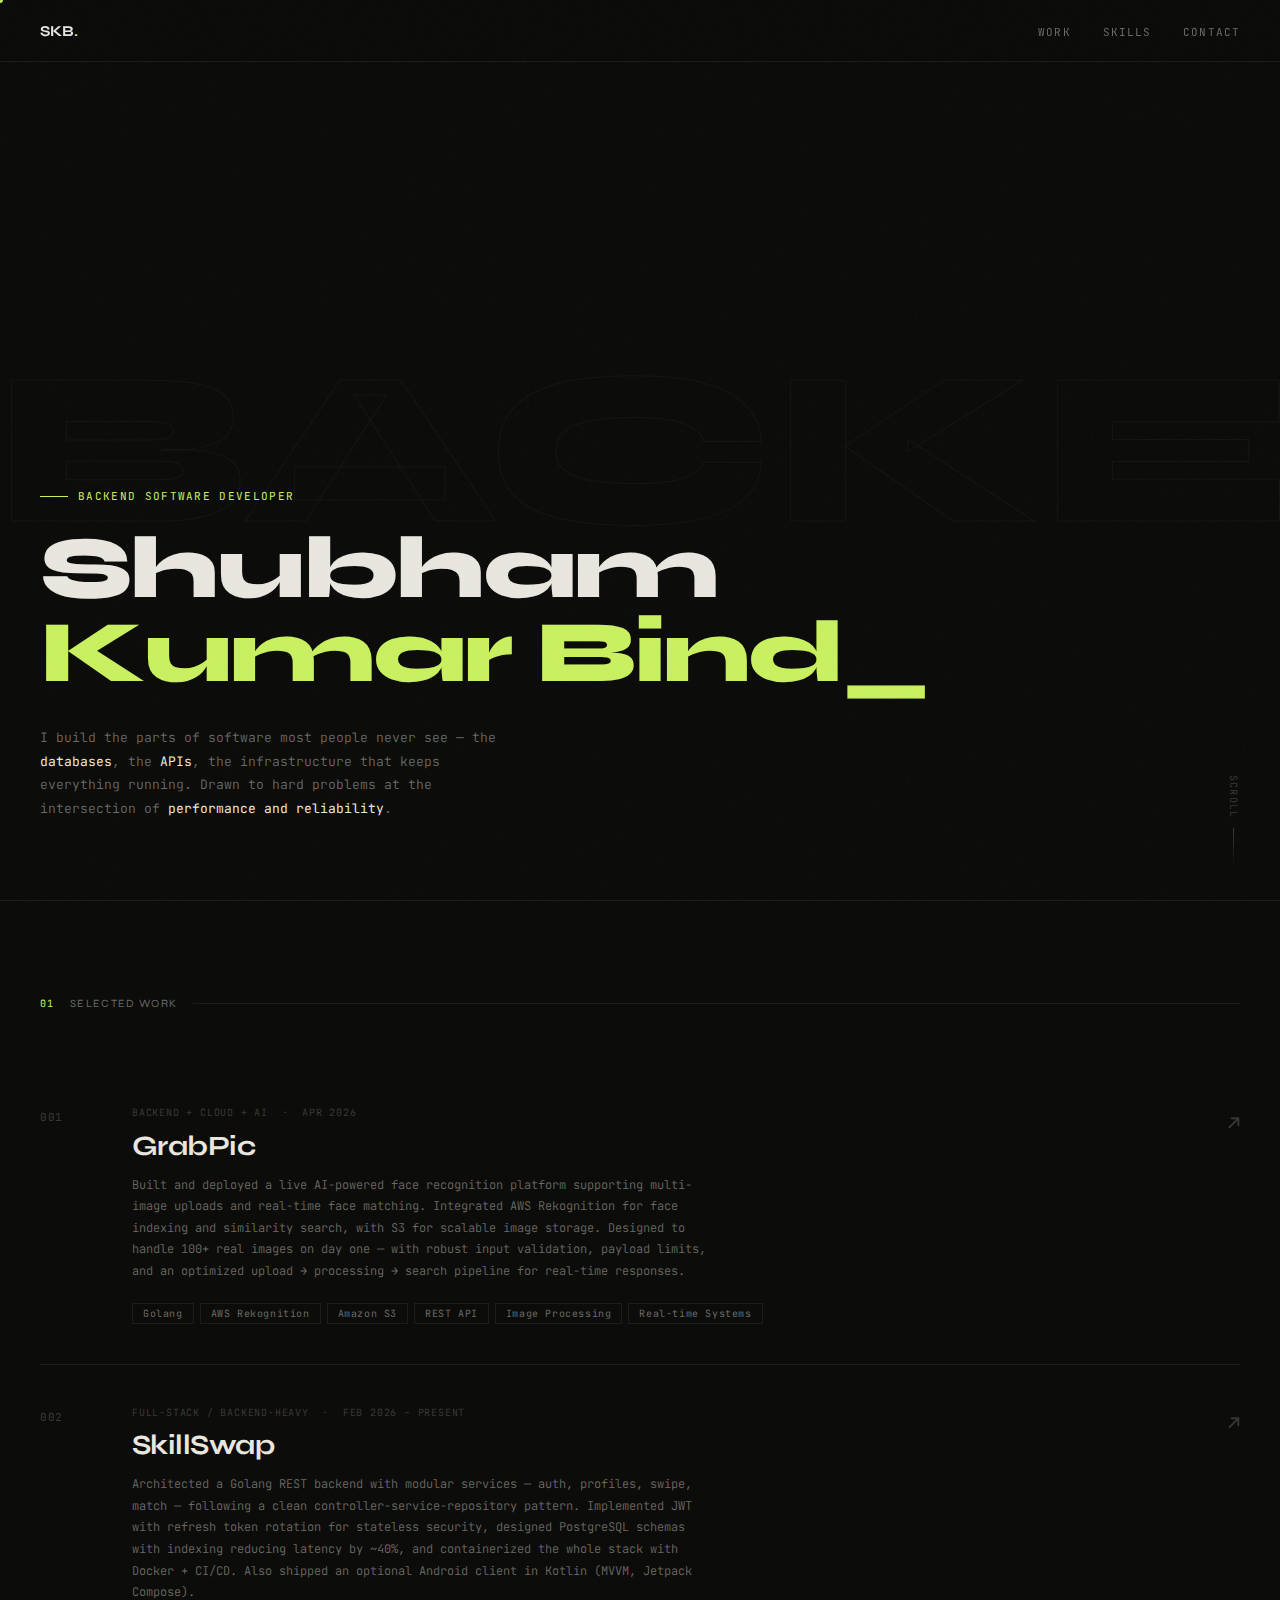
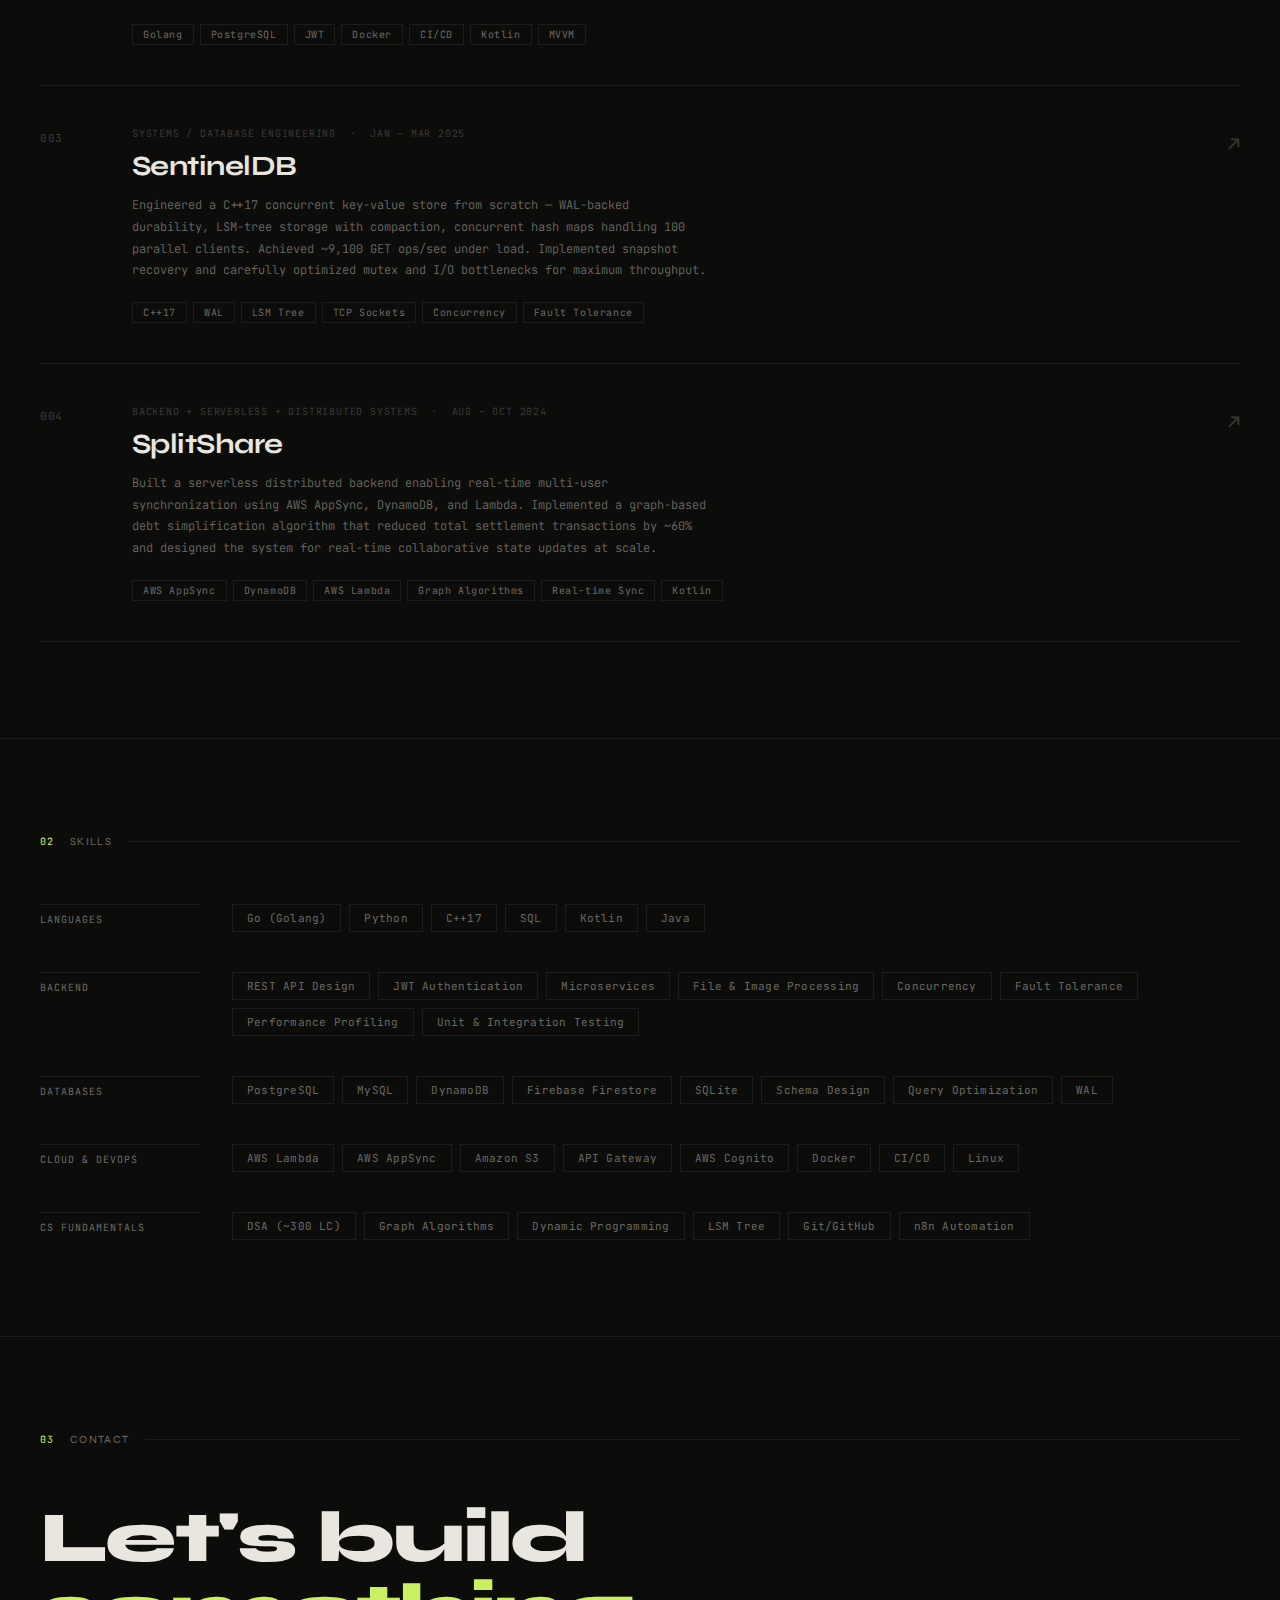
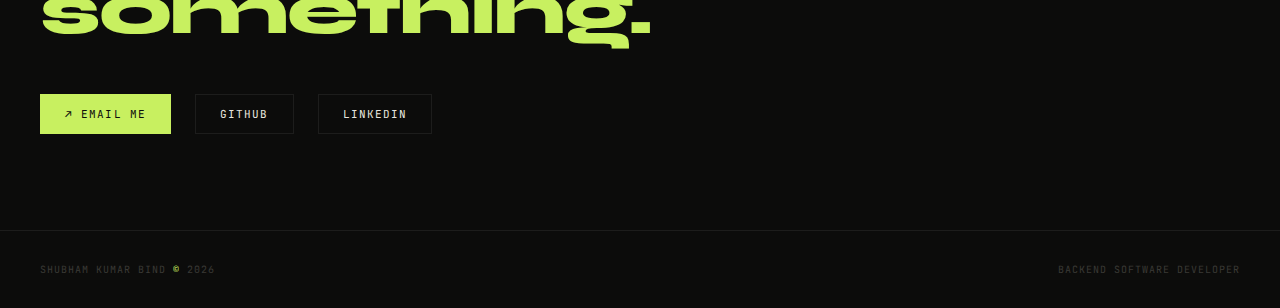
<file: index.html>
<!DOCTYPE html>
<html lang="en">
<head>
<meta charset="UTF-8" />
<meta name="viewport" content="width=device-width, initial-scale=1.0" />
<title>Shubham Kumar Bind</title>
<link rel="preconnect" href="https://fonts.googleapis.com" />
<link rel="preconnect" href="https://fonts.gstatic.com" crossorigin />
<link href="https://fonts.googleapis.com/css2?family=Syne:wght@400;500;600;700;800&family=JetBrains+Mono:ital,wght@0,300;0,400;0,500;1,300&display=swap" rel="stylesheet" />
<style>
*, *::before, *::after { box-sizing: border-box; margin: 0; padding: 0; }

:root {
  --bg: #0c0c0b;
  --bg-card: #111110;
  --bg-elevated: #161614;
  --text: #e8e6df;
  --text-muted: #6b6a63;
  --text-dim: #3a3935;
  --accent: #c8f060;
  --accent-dim: rgba(200,240,96,0.12);
  --accent-dim2: rgba(200,240,96,0.06);
  --border: rgba(255,255,255,0.07);
  --border-accent: rgba(200,240,96,0.25);
  --font-display: 'Syne', sans-serif;
  --font-mono: 'JetBrains Mono', monospace;
}

html { scroll-behavior: smooth; }

body {
  font-family: var(--font-mono);
  background: var(--bg);
  color: var(--text);
  -webkit-font-smoothing: antialiased;
  overflow-x: hidden;
  cursor: default;
}

/* NOISE OVERLAY */
body::before {
  content: '';
  position: fixed;
  inset: 0;
  background-image: url("data:image/svg+xml,%3Csvg viewBox='0 0 256 256' xmlns='http://www.w3.org/2000/svg'%3E%3Cfilter id='noise'%3E%3CfeTurbulence type='fractalNoise' baseFrequency='0.9' numOctaves='4' stitchTiles='stitch'/%3E%3C/filter%3E%3Crect width='100%25' height='100%25' filter='url(%23noise)' opacity='0.04'/%3E%3C/svg%3E");
  pointer-events: none;
  z-index: 1000;
  opacity: 0.35;
}

/* NAV */
nav {
  position: fixed;
  top: 0; left: 0; right: 0;
  z-index: 200;
  display: flex;
  justify-content: space-between;
  align-items: center;
  padding: 1.25rem 2.5rem;
  background: rgba(12,12,11,0.85);
  backdrop-filter: blur(16px);
  border-bottom: 1px solid var(--border);
}
.nav-name {
  font-family: var(--font-display);
  font-size: 15px;
  font-weight: 700;
  letter-spacing: -0.01em;
  color: var(--text);
}
.nav-name span { color: var(--accent); }
.nav-links { display: flex; gap: 2rem; list-style: none; }
.nav-links a {
  font-size: 11px;
  letter-spacing: 0.1em;
  text-transform: uppercase;
  color: var(--text-muted);
  text-decoration: none;
  transition: color 0.2s;
}
.nav-links a:hover { color: var(--accent); }

/* HERO */
.hero {
  min-height: 100vh;
  display: flex;
  flex-direction: column;
  justify-content: flex-end;
  padding: 0 2.5rem 5rem;
  position: relative;
  overflow: hidden;
}

/* BIG BG TEXT */
.hero-bg-text {
  position: absolute;
  top: 50%;
  left: -0.02em;
  transform: translateY(-50%);
  font-family: var(--font-display);
  font-size: clamp(100px, 18vw, 220px);
  font-weight: 800;
  color: transparent;
  -webkit-text-stroke: 1px rgba(255,255,255,0.04);
  line-height: 0.9;
  user-select: none;
  pointer-events: none;
  white-space: nowrap;
}

.hero-tag {
  font-size: 11px;
  letter-spacing: 0.12em;
  text-transform: uppercase;
  color: var(--accent);
  margin-bottom: 1.5rem;
  display: flex;
  align-items: center;
  gap: 10px;
}
.hero-tag::before {
  content: '';
  display: inline-block;
  width: 28px;
  height: 1px;
  background: var(--accent);
}

.hero-name {
  font-family: var(--font-display);
  font-size: clamp(42px, 7vw, 88px);
  font-weight: 800;
  line-height: 0.95;
  letter-spacing: -0.03em;
  margin-bottom: 2rem;
}
.hero-name .line2 {
  color: var(--accent);
  display: block;
}

.hero-bottom {
  display: flex;
  justify-content: space-between;
  align-items: flex-end;
  flex-wrap: wrap;
  gap: 2rem;
}
.hero-bio {
  max-width: 480px;
  font-size: 13px;
  line-height: 1.8;
  color: var(--text-muted);
  font-weight: 300;
}
.hero-bio strong { color: var(--text); font-weight: 400; }

.hero-stats {
  display: flex;
  gap: 2.5rem;
}
.stat-val {
  font-family: var(--font-display);
  font-size: 28px;
  font-weight: 700;
  color: var(--text);
  letter-spacing: -0.03em;
  display: block;
}
.stat-label {
  font-size: 10px;
  letter-spacing: 0.08em;
  text-transform: uppercase;
  color: var(--text-muted);
}

/* SCROLL INDICATOR */
.scroll-hint {
  position: absolute;
  bottom: 2rem;
  right: 2.5rem;
  font-size: 10px;
  letter-spacing: 0.12em;
  text-transform: uppercase;
  color: var(--text-dim);
  writing-mode: vertical-rl;
  display: flex;
  align-items: center;
  gap: 10px;
}
.scroll-hint::after {
  content: '';
  display: block;
  width: 1px;
  height: 40px;
  background: linear-gradient(to bottom, var(--text-dim), transparent);
}

/* SECTIONS */
.section {
  padding: 6rem 2.5rem;
  border-top: 1px solid var(--border);
}

.section-header {
  display: flex;
  align-items: center;
  gap: 1rem;
  margin-bottom: 3.5rem;
}
.section-num {
  font-size: 10px;
  letter-spacing: 0.1em;
  color: var(--accent);
}
.section-title {
  font-family: var(--font-display);
  font-size: 11px;
  letter-spacing: 0.12em;
  text-transform: uppercase;
  color: var(--text-muted);
}
.section-header::after {
  content: '';
  flex: 1;
  height: 1px;
  background: var(--border);
}

/* PROJECTS */
.projects-list { display: flex; flex-direction: column; gap: 1px; }

.project-item {
  display: grid;
  grid-template-columns: 60px 1fr auto;
  align-items: start;
  gap: 2rem;
  padding: 2.5rem 0;
  border-bottom: 1px solid var(--border);
  position: relative;
  transition: background 0.3s;
  cursor: default;
}
.project-item::before {
  content: '';
  position: absolute;
  left: -2.5rem;
  right: -2.5rem;
  top: 0; bottom: 0;
  background: var(--accent-dim2);
  opacity: 0;
  transition: opacity 0.3s;
}
.project-item:hover::before { opacity: 1; }

.project-idx {
  font-size: 11px;
  color: var(--text-dim);
  letter-spacing: 0.06em;
  padding-top: 4px;
}
.project-meta {
  font-size: 10px;
  letter-spacing: 0.08em;
  text-transform: uppercase;
  color: var(--text-dim);
  margin-bottom: 0.6rem;
}
.project-content { position: relative; z-index: 1; }
.project-name {
  font-family: var(--font-display);
  font-size: clamp(20px, 3vw, 28px);
  font-weight: 700;
  letter-spacing: -0.02em;
  margin-bottom: 0.75rem;
  color: var(--text);
  transition: color 0.2s;
}
.project-item:hover .project-name { color: var(--accent); }

.project-desc {
  font-size: 12px;
  line-height: 1.8;
  color: var(--text-muted);
  max-width: 580px;
  font-weight: 300;
  margin-bottom: 1.25rem;
}
.project-tags { display: flex; gap: 6px; flex-wrap: wrap; }
.project-tag {
  font-size: 10px;
  padding: 3px 10px;
  border: 1px solid var(--border);
  color: var(--text-muted);
  letter-spacing: 0.06em;
}
.project-item:hover .project-tag {
  border-color: var(--border-accent);
  color: var(--accent);
}

.project-arrow {
  font-size: 20px;
  color: var(--text-dim);
  padding-top: 4px;
  position: relative;
  z-index: 1;
  transition: color 0.2s, transform 0.2s;
}
.project-item:hover .project-arrow {
  color: var(--accent);
  transform: translate(3px, -3px);
}

/* SKILLS */
.skills-grid-outer { display: flex; flex-direction: column; gap: 2.5rem; }
.skill-row { display: grid; grid-template-columns: 160px 1fr; gap: 2rem; align-items: start; }
.skill-cat {
  font-size: 10px;
  letter-spacing: 0.1em;
  text-transform: uppercase;
  color: var(--text-muted);
  padding-top: 8px;
  border-top: 1px solid var(--border);
}
.skill-items { display: flex; flex-wrap: wrap; gap: 8px; }
.skill-pill {
  font-size: 11px;
  padding: 6px 14px;
  border: 1px solid var(--border);
  color: var(--text-muted);
  letter-spacing: 0.02em;
  transition: border-color 0.2s, color 0.2s, background 0.2s;
}
.skill-pill:hover {
  border-color: var(--border-accent);
  color: var(--accent);
  background: var(--accent-dim);
}

/* CONTACT */
.contact-big {
  font-family: var(--font-display);
  font-size: clamp(36px, 6vw, 72px);
  font-weight: 800;
  letter-spacing: -0.03em;
  line-height: 1;
  margin-bottom: 3rem;
}
.contact-big .accent { color: var(--accent); }

.contact-links { display: flex; gap: 1.5rem; flex-wrap: wrap; }
.contact-btn {
  display: inline-flex;
  align-items: center;
  gap: 8px;
  font-size: 11px;
  letter-spacing: 0.1em;
  text-transform: uppercase;
  text-decoration: none;
  color: var(--text);
  padding: 12px 24px;
  border: 1px solid var(--border);
  transition: border-color 0.2s, color 0.2s, background 0.2s;
}
.contact-btn:hover {
  border-color: var(--accent);
  color: var(--accent);
  background: var(--accent-dim);
}
.contact-btn.primary {
  background: var(--accent);
  color: var(--bg);
  border-color: var(--accent);
}
.contact-btn.primary:hover {
  background: transparent;
  color: var(--accent);
}

/* FOOTER */
footer {
  padding: 2rem 2.5rem;
  border-top: 1px solid var(--border);
  display: flex;
  justify-content: space-between;
  align-items: center;
  flex-wrap: wrap;
  gap: 1rem;
}
.footer-text {
  font-size: 10px;
  letter-spacing: 0.1em;
  text-transform: uppercase;
  color: var(--text-dim);
}
.footer-accent { color: var(--accent); }

/* CURSOR DOT */
.cursor {
  width: 6px; height: 6px;
  background: var(--accent);
  border-radius: 50%;
  position: fixed;
  pointer-events: none;
  z-index: 9999;
  transform: translate(-50%, -50%);
  transition: transform 0.1s, opacity 0.3s;
  mix-blend-mode: difference;
}

/* ANIMATIONS */
@keyframes blink {
  0%, 100% { opacity: 1; }
  50% { opacity: 0; }
}
.blink { animation: blink 1.1s step-end infinite; }

/* RESPONSIVE */
@media (max-width: 700px) {
  nav { padding: 1rem 1.25rem; }
  .hero { padding: 0 1.25rem 4rem; }
  .section { padding: 4rem 1.25rem; }
  footer { padding: 1.5rem 1.25rem; }
  .project-item { grid-template-columns: 40px 1fr; }
  .project-arrow { display: none; }
  .skill-row { grid-template-columns: 1fr; gap: 0.75rem; }
  .hero-stats { gap: 1.5rem; }
}
</style>
</head>
<body>

<div class="cursor" id="cursor"></div>

<nav>
  <span class="nav-name">SKB<span>.</span></span>
  <ul class="nav-links">
    <li><a href="#work">Work</a></li>
    <li><a href="#skills">Skills</a></li>
    <li><a href="#contact">Contact</a></li>
  </ul>
</nav>

<div class="hero">
  <div class="hero-bg-text" aria-hidden="true">BACKEND</div>

  <div class="hero-tag">Backend Software Developer</div>

  <h1 class="hero-name">
    Shubham<br>
    <span class="line2">Kumar Bind<span class="blink">_</span></span>
  </h1>

  <div class="hero-bottom">
    <p class="hero-bio">
      I build the parts of software most people never see —
      the <strong>databases</strong>, the <strong>APIs</strong>, the infrastructure
      that keeps everything running. Drawn to hard problems at the
      intersection of <strong>performance and reliability</strong>.
    </p>

  </div>

  <div class="scroll-hint" aria-hidden="true">Scroll</div>
</div>

<section class="section" id="work">
  <div class="section-header">
    <span class="section-num">01</span>
    <span class="section-title">Selected work</span>
  </div>
  <div class="projects-list">

    <div class="project-item">
      <span class="project-idx">001</span>
      <div class="project-content">
        <div class="project-meta">Backend + Cloud + AI &nbsp;·&nbsp; Apr 2026</div>
        <p class="project-name">GrabPic</p>
        <p class="project-desc">Built and deployed a live AI-powered face recognition platform supporting multi-image uploads and real-time face matching. Integrated AWS Rekognition for face indexing and similarity search, with S3 for scalable image storage. Designed to handle 100+ real images on day one — with robust input validation, payload limits, and an optimized upload → processing → search pipeline for real-time responses.</p>
        <div class="project-tags">
          <span class="project-tag">Golang</span>
          <span class="project-tag">AWS Rekognition</span>
          <span class="project-tag">Amazon S3</span>
          <span class="project-tag">REST API</span>
          <span class="project-tag">Image Processing</span>
          <span class="project-tag">Real-time Systems</span>
        </div>
      </div>
      <span class="project-arrow">↗</span>
    </div>

    <div class="project-item">
      <span class="project-idx">002</span>
      <div class="project-content">
        <div class="project-meta">Full-stack / Backend-heavy &nbsp;·&nbsp; Feb 2026 – Present</div>
        <p class="project-name">SkillSwap</p>
        <p class="project-desc">Architected a Golang REST backend with modular services — auth, profiles, swipe, match — following a clean controller-service-repository pattern. Implemented JWT with refresh token rotation for stateless security, designed PostgreSQL schemas with indexing reducing latency by ~40%, and containerized the whole stack with Docker + CI/CD. Also shipped an optional Android client in Kotlin (MVVM, Jetpack Compose).</p>
        <div class="project-tags">
          <span class="project-tag">Golang</span>
          <span class="project-tag">PostgreSQL</span>
          <span class="project-tag">JWT</span>
          <span class="project-tag">Docker</span>
          <span class="project-tag">CI/CD</span>
          <span class="project-tag">Kotlin</span>
          <span class="project-tag">MVVM</span>
        </div>
      </div>
      <span class="project-arrow">↗</span>
    </div>

    <div class="project-item">
      <span class="project-idx">003</span>
      <div class="project-content">
        <div class="project-meta">Systems / Database Engineering &nbsp;·&nbsp; Jan – Mar 2025</div>
        <p class="project-name">SentinelDB</p>
        <p class="project-desc">Engineered a C++17 concurrent key-value store from scratch — WAL-backed durability, LSM-tree storage with compaction, concurrent hash maps handling 100 parallel clients. Achieved ~9,100 GET ops/sec under load. Implemented snapshot recovery and carefully optimized mutex and I/O bottlenecks for maximum throughput.</p>
        <div class="project-tags">
          <span class="project-tag">C++17</span>
          <span class="project-tag">WAL</span>
          <span class="project-tag">LSM Tree</span>
          <span class="project-tag">TCP Sockets</span>
          <span class="project-tag">Concurrency</span>
          <span class="project-tag">Fault Tolerance</span>
        </div>
      </div>
      <span class="project-arrow">↗</span>
    </div>

    <div class="project-item">
      <span class="project-idx">004</span>
      <div class="project-content">
        <div class="project-meta">Backend + Serverless + Distributed Systems &nbsp;·&nbsp; Aug – Oct 2024</div>
        <p class="project-name">SplitShare</p>
        <p class="project-desc">Built a serverless distributed backend enabling real-time multi-user synchronization using AWS AppSync, DynamoDB, and Lambda. Implemented a graph-based debt simplification algorithm that reduced total settlement transactions by ~60% and designed the system for real-time collaborative state updates at scale.</p>
        <div class="project-tags">
          <span class="project-tag">AWS AppSync</span>
          <span class="project-tag">DynamoDB</span>
          <span class="project-tag">AWS Lambda</span>
          <span class="project-tag">Graph Algorithms</span>
          <span class="project-tag">Real-time Sync</span>
          <span class="project-tag">Kotlin</span>
        </div>
      </div>
      <span class="project-arrow">↗</span>
    </div>

  </div>
</section>

<section class="section" id="skills">
  <div class="section-header">
    <span class="section-num">02</span>
    <span class="section-title">Skills</span>
  </div>
  <div class="skills-grid-outer">
    <div class="skill-row">
      <span class="skill-cat">Languages</span>
      <div class="skill-items">
        <span class="skill-pill">Go (Golang)</span>
        <span class="skill-pill">Python</span>
        <span class="skill-pill">C++17</span>
        <span class="skill-pill">SQL</span>
        <span class="skill-pill">Kotlin</span>
        <span class="skill-pill">Java</span>
      </div>
    </div>
    <div class="skill-row">
      <span class="skill-cat">Backend</span>
      <div class="skill-items">
        <span class="skill-pill">REST API Design</span>
        <span class="skill-pill">JWT Authentication</span>
        <span class="skill-pill">Microservices</span>
        <span class="skill-pill">File & Image Processing</span>
        <span class="skill-pill">Concurrency</span>
        <span class="skill-pill">Fault Tolerance</span>
        <span class="skill-pill">Performance Profiling</span>
        <span class="skill-pill">Unit & Integration Testing</span>
      </div>
    </div>
    <div class="skill-row">
      <span class="skill-cat">Databases</span>
      <div class="skill-items">
        <span class="skill-pill">PostgreSQL</span>
        <span class="skill-pill">MySQL</span>
        <span class="skill-pill">DynamoDB</span>
        <span class="skill-pill">Firebase Firestore</span>
        <span class="skill-pill">SQLite</span>
        <span class="skill-pill">Schema Design</span>
        <span class="skill-pill">Query Optimization</span>
        <span class="skill-pill">WAL</span>
      </div>
    </div>
    <div class="skill-row">
      <span class="skill-cat">Cloud & DevOps</span>
      <div class="skill-items">
        <span class="skill-pill">AWS Lambda</span>
        <span class="skill-pill">AWS AppSync</span>
        <span class="skill-pill">Amazon S3</span>
        <span class="skill-pill">API Gateway</span>
        <span class="skill-pill">AWS Cognito</span>
        <span class="skill-pill">Docker</span>
        <span class="skill-pill">CI/CD</span>
        <span class="skill-pill">Linux</span>
      </div>
    </div>
    <div class="skill-row">
      <span class="skill-cat">CS Fundamentals</span>
      <div class="skill-items">
        <span class="skill-pill">DSA (~300 LC)</span>
        <span class="skill-pill">Graph Algorithms</span>
        <span class="skill-pill">Dynamic Programming</span>
        <span class="skill-pill">LSM Tree</span>
        <span class="skill-pill">Git/GitHub</span>
        <span class="skill-pill">n8n Automation</span>
      </div>
    </div>
  </div>
</section>

<section class="section" id="contact">
  <div class="section-header">
    <span class="section-num">03</span>
    <span class="section-title">Contact</span>
  </div>
  <p class="contact-big">Let's build<br><span class="accent">something.</span></p>
  <div class="contact-links">
    <a href="/cdn-cgi/l/email-protection#e0998f95a08598818d908c85ce838f8d" class="contact-btn primary">↗ Email me</a>
    <a href="https://github.com/Versus04" target="_blank" class="contact-btn">GitHub</a>
    <a href="https://linkedin.com/" target="_blank" class="contact-btn">LinkedIn</a>
  </div>
</section>

<footer>
  <span class="footer-text">Shubham Kumar Bind <span class="footer-accent">©</span> 2026</span>
  <span class="footer-text">Backend Software Developer</span>
</footer>

<script>
  const cursor = document.getElementById('cursor');
  document.addEventListener('mousemove', e => {
    cursor.style.left = e.clientX + 'px';
    cursor.style.top = e.clientY + 'px';
  });
  document.addEventListener('mouseenter', () => cursor.style.opacity = '1');
  document.addEventListener('mouseleave', () => cursor.style.opacity = '0');
</script>
</body>
</html>
</file>
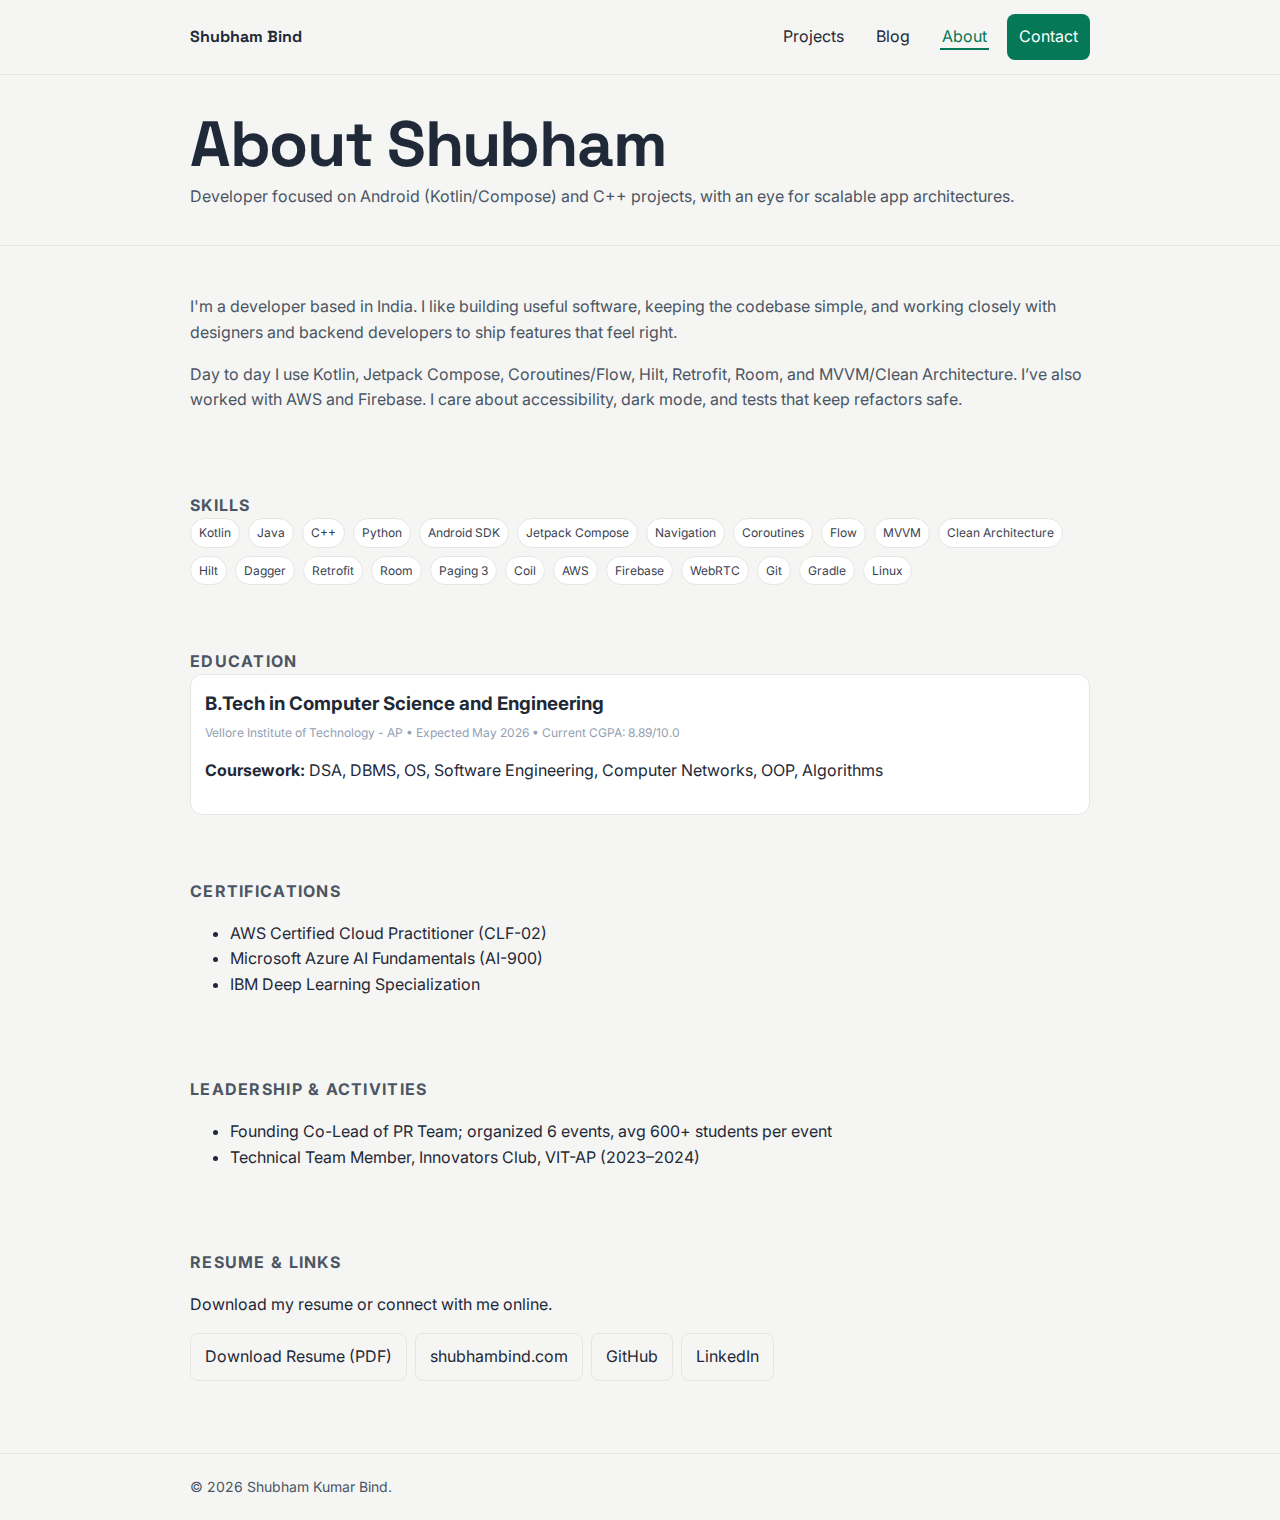
<file: about/index.html>
<!DOCTYPE html>
<html lang="en">
<head>
  <meta charset="UTF-8">
  <meta name="viewport" content="width=device-width, initial-scale=1.0">
  <title>About • Developer</title>
  <link rel="preconnect" href="https://fonts.googleapis.com" />
  <link rel="preconnect" href="https://fonts.gstatic.com" crossorigin />
  <link href="https://fonts.googleapis.com/css2?family=Inter:wght@400;500;600;700&display=swap" rel="stylesheet" />
  <link rel="stylesheet" href="/assets/css/styles.css">
</head>
<body>
  <header class="site-header">
    <div class="container header-inner">
  <a href="/" class="brand"><span class="logo">SB</span><span class="brand-text">Shubham Bind</span></a>
      <button class="nav-toggle" aria-label="Toggle navigation" aria-expanded="false">☰</button>
      <nav class="site-nav" aria-label="Main navigation">
        <ul>
          <li><a href="/projects/">Projects</a></li>
          <li><a href="/blog/">Blog</a></li>
          <li><a href="/about/" class="active">About</a></li>
          <li><a href="/contact/" class="btn btn-primary">Contact</a></li>
        </ul>
      </nav>
    </div>
  </header>

  <main>
    <div class="page-head">
      <div class="container">
  <h1>About Shubham</h1>
  <p class="page-desc">Developer focused on Android (Kotlin/Compose) and C++ projects, with an eye for scalable app architectures.</p>
      </div>
    </div>

    <section class="container section">
      <div class="prose">
  <p>I'm a developer based in India. I like building useful software, keeping the codebase simple, and working closely with designers and backend developers to ship features that feel right.</p>
  <p>Day to day I use Kotlin, Jetpack Compose, Coroutines/Flow, Hilt, Retrofit, Room, and MVVM/Clean Architecture. I’ve also worked with AWS and Firebase. I care about accessibility, dark mode, and tests that keep refactors safe.</p>
      </div>
    </section>

    <section class="container section">
      <h2>Skills</h2>
      <div class="stack">
        <span class="tag">Kotlin</span><span class="tag">Java</span><span class="tag">C++</span><span class="tag">Python</span>
        <span class="tag">Android SDK</span><span class="tag">Jetpack Compose</span><span class="tag">Navigation</span>
        <span class="tag">Coroutines</span><span class="tag">Flow</span><span class="tag">MVVM</span><span class="tag">Clean Architecture</span>
        <span class="tag">Hilt</span><span class="tag">Dagger</span><span class="tag">Retrofit</span><span class="tag">Room</span><span class="tag">Paging 3</span><span class="tag">Coil</span>
        <span class="tag">AWS</span><span class="tag">Firebase</span><span class="tag">WebRTC</span>
        <span class="tag">Git</span><span class="tag">Gradle</span><span class="tag">Linux</span>
      </div>
    </section>

    <section class="container section">
      <h2>Education</h2>
      <div class="post-item">
        <h3 style="margin:0">B.Tech in Computer Science and Engineering</h3>
        <p class="post-meta">Vellore Institute of Technology - AP • Expected May 2026 • Current CGPA: 8.89/10.0</p>
        <p><strong>Coursework:</strong> DSA, DBMS, OS, Software Engineering, Computer Networks, OOP, Algorithms</p>
      </div>
    </section>

    <section class="container section">
      <h2>Certifications</h2>
      <ul>
        <li>AWS Certified Cloud Practitioner (CLF-02)</li>
        <li>Microsoft Azure AI Fundamentals (AI-900)</li>
        <li>IBM Deep Learning Specialization</li>
      </ul>
    </section>

    <section class="container section">
      <h2>Leadership & Activities</h2>
      <ul>
        <li>Founding Co-Lead of PR Team; organized 6 events, avg 600+ students per event</li>
        <li>Technical Team Member, Innovators Club, VIT-AP (2023–2024)</li>
      </ul>
    </section>

    <section class="container section">
      <h2>Resume & Links</h2>
      <p>Download my resume or connect with me online.</p>
      <div class="stack">
        <a class="btn" href="/assets/resume.pdf">Download Resume (PDF)</a>
        <a class="btn" href="https://shubhambind.com">shubhambind.com</a>
        <a class="btn" href="https://github.com/Versus04">GitHub</a>
        <a class="btn" href="https://www.linkedin.com/in/shubham-bind-607404248">LinkedIn</a>
      </div>
    </section>
  </main>

  <footer class="site-footer">
    <div class="container footer-inner">
      <p class="copyright">© <span id="year"></span> Shubham Kumar Bind.</p>
    </div>
  </footer>
  <script src="/assets/js/main.js" defer></script>
</body>
</html>
</file>
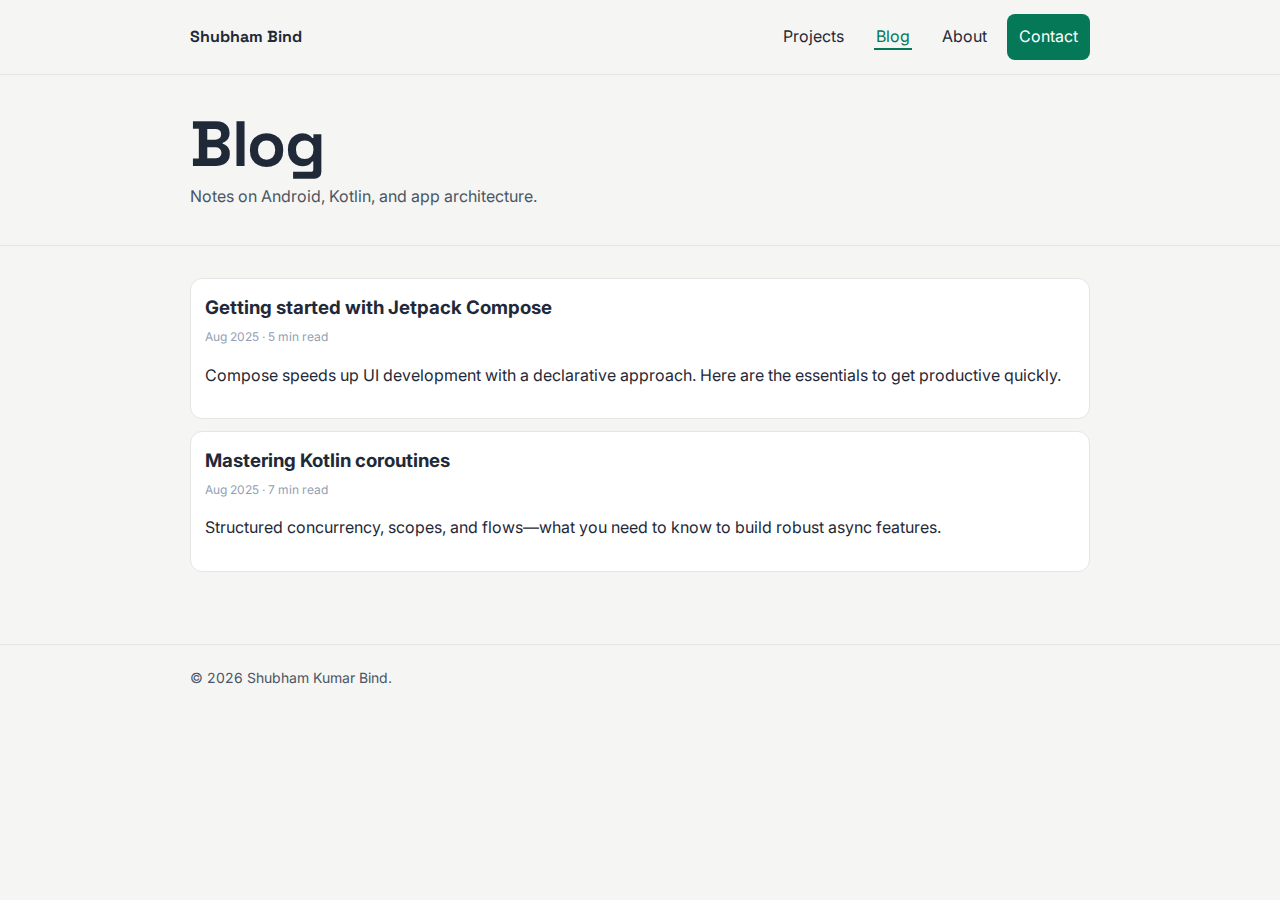
<file: blog/index.html>
<!DOCTYPE html>
<html lang="en">
<head>
  <meta charset="UTF-8">
  <meta name="viewport" content="width=device-width, initial-scale=1.0">
  <title>Blog • Developer</title>
  <link rel="preconnect" href="https://fonts.googleapis.com" />
  <link rel="preconnect" href="https://fonts.gstatic.com" crossorigin />
  <link href="https://fonts.googleapis.com/css2?family=Inter:wght@400;500;600;700&display=swap" rel="stylesheet" />
  <link rel="stylesheet" href="/assets/css/styles.css">
</head>
<body>
  <header class="site-header">
    <div class="container header-inner">
    <a href="/" class="brand"><span class="logo">SB</span><span class="brand-text">Shubham Bind</span></a>
      <button class="nav-toggle" aria-label="Toggle navigation" aria-expanded="false">☰</button>
      <nav class="site-nav" aria-label="Main navigation">
        <ul>
          <li><a href="/projects/">Projects</a></li>
          <li><a href="/blog/" class="active">Blog</a></li>
          <li><a href="/about/">About</a></li>
          <li><a href="/contact/" class="btn btn-primary">Contact</a></li>
        </ul>
      </nav>
    </div>
  </header>

  <main>
    <div class="page-head">
      <div class="container">
        <h1>Blog</h1>
        <p class="page-desc">Notes on Android, Kotlin, and app architecture.</p>
      </div>
    </div>

    <section class="container section">
      <div class="post-list">
        <article class="post-item">
          <a class="stretched-link" href="/blog/post-1.html" aria-label="Open: Getting started with Jetpack Compose"></a>
          <h3><a href="/blog/post-1.html">Getting started with Jetpack Compose</a></h3>
          <p class="post-meta">Aug 2025 · 5 min read</p>
          <p>Compose speeds up UI development with a declarative approach. Here are the essentials to get productive quickly.</p>
        </article>
        <article class="post-item">
          <a class="stretched-link" href="/blog/post-2.html" aria-label="Open: Mastering Kotlin coroutines"></a>
          <h3><a href="/blog/post-2.html">Mastering Kotlin coroutines</a></h3>
          <p class="post-meta">Aug 2025 · 7 min read</p>
          <p>Structured concurrency, scopes, and flows—what you need to know to build robust async features.</p>
        </article>
      </div>
    </section>
  </main>

  <footer class="site-footer">
    <div class="container footer-inner">
      <p class="copyright">© <span id="year"></span> Shubham Kumar Bind.</p>
    </div>
  </footer>
  <script src="/assets/js/main.js" defer></script>
</body>
</html>
</file>
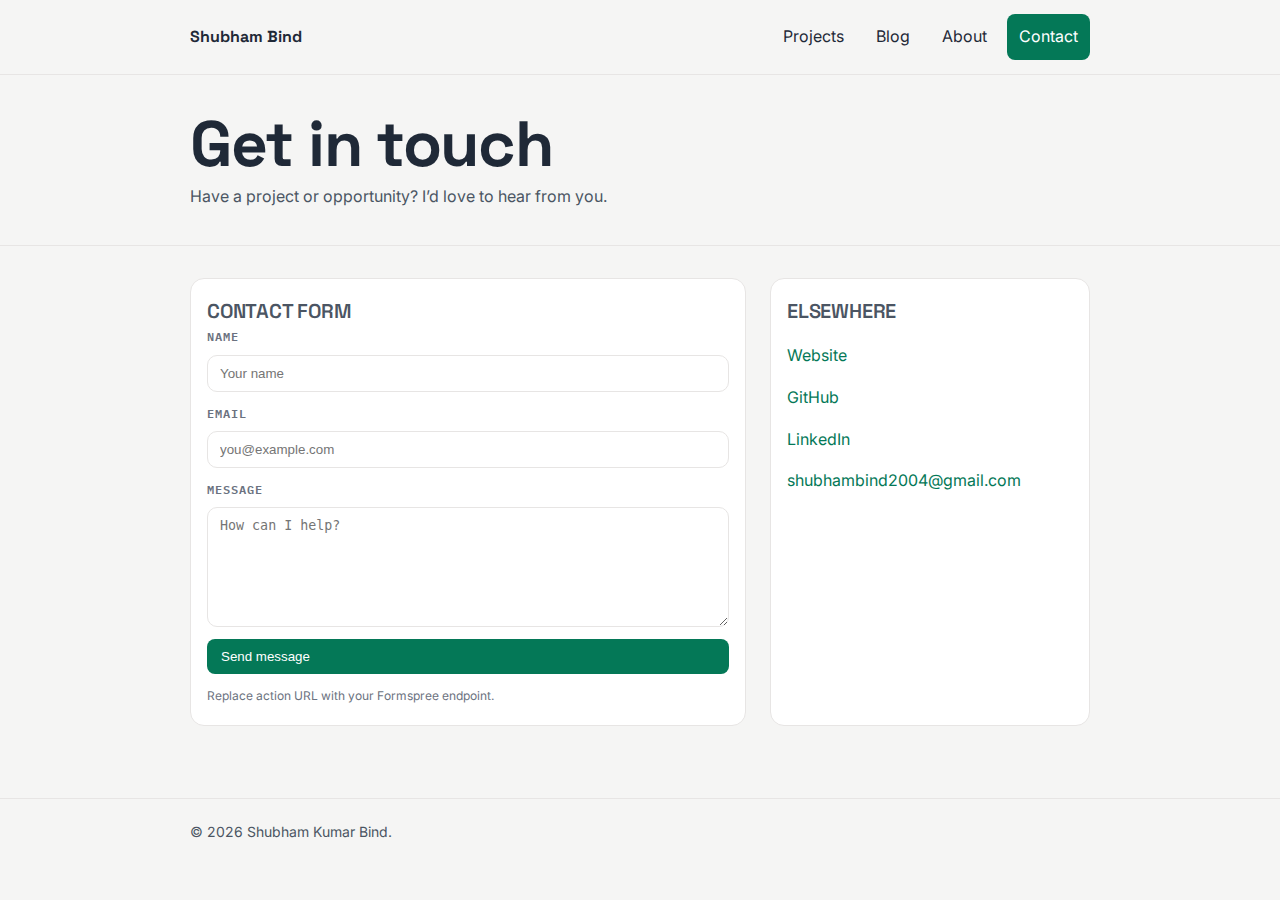
<file: contact/index.html>
<!DOCTYPE html>
<html lang="en">
<head>
  <meta charset="UTF-8">
  <meta name="viewport" content="width=device-width, initial-scale=1.0">
  <title>Contact • Developer</title>
  <link rel="preconnect" href="https://fonts.googleapis.com" />
  <link rel="preconnect" href="https://fonts.gstatic.com" crossorigin />
  <link href="https://fonts.googleapis.com/css2?family=Inter:wght@400;500;600;700&display=swap" rel="stylesheet" />
  <link rel="stylesheet" href="/assets/css/styles.css">
</head>
<body>
  <header class="site-header">
    <div class="container header-inner">
  <a href="/" class="brand"><span class="logo">SB</span><span class="brand-text">Shubham Bind</span></a>
      <button class="nav-toggle" aria-label="Toggle navigation" aria-expanded="false">☰</button>
      <nav class="site-nav" aria-label="Main navigation">
        <ul>
          <li><a href="/projects/">Projects</a></li>
          <li><a href="/blog/">Blog</a></li>
          <li><a href="/about/">About</a></li>
          <li><a href="/contact/" class="btn btn-primary">Contact</a></li>
        </ul>
      </nav>
    </div>
  </header>

  <main>
    <div class="page-head">
      <div class="container">
        <h1>Get in touch</h1>
        <p class="page-desc">Have a project or opportunity? I’d love to hear from you.</p>
      </div>
    </div>
    <section class="container section">
      <div class="detail">
        <div class="panel">
          <h2>Contact form</h2>
          <form action="https://formspree.io/f/your-form-id" method="POST">
            <div class="field">
              <label for="name">Name</label>
              <input class="input" id="name" name="name" type="text" placeholder="Your name" required>
            </div>
            <div class="field">
              <label for="email">Email</label>
              <input class="input" id="email" name="email" type="email" placeholder="you@example.com" required>
            </div>
            <div class="field">
              <label for="message">Message</label>
              <textarea id="message" name="message" placeholder="How can I help?" required></textarea>
            </div>
            <button class="btn btn-primary" type="submit">Send message</button>
            <p class="card-meta">Replace action URL with your Formspree endpoint.</p>
          </form>
        </div>
        <aside class="panel">
          <h2>Elsewhere</h2>
          <p><a class="link" href="https://shubhambind.com">Website</a></p>
          <p><a class="link" href="https://github.com/Versus04">GitHub</a></p>
          <p><a class="link" href="https://www.linkedin.com/in/shubham-bind-607404248">LinkedIn</a></p>
          <p><a class="link" href="mailto:shubhambind2004@gmail.com">shubhambind2004@gmail.com</a></p>
        </aside>
      </div>
    </section>
  </main>

  <footer class="site-footer">
    <div class="container footer-inner">
      <p class="copyright">© <span id="year"></span> Shubham Kumar Bind.</p>
    </div>
  </footer>
  <script src="/assets/js/main.js" defer></script>
</body>
</html>
</file>
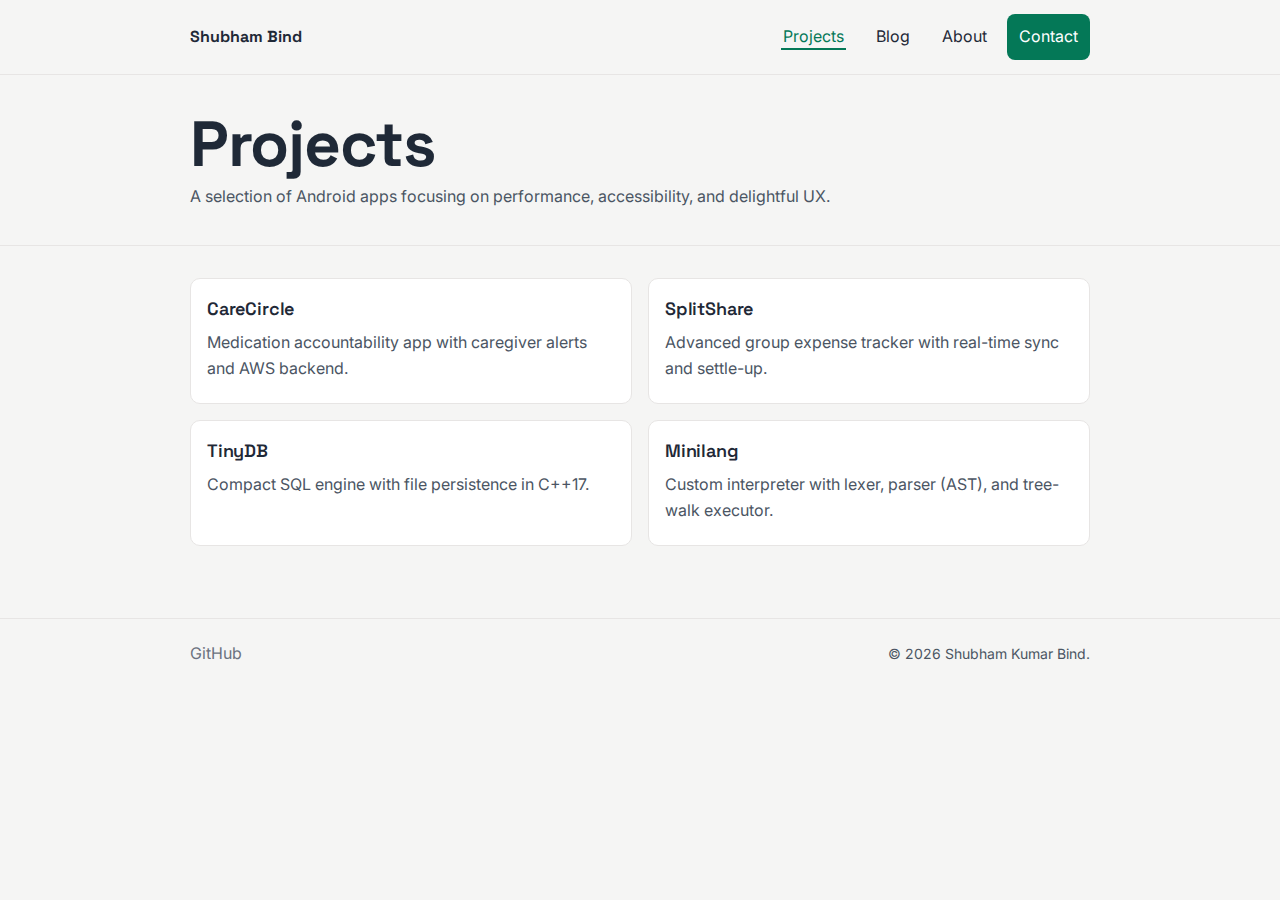
<file: projects/index.html>
<!DOCTYPE html>
<html lang="en">
<head>
  <meta charset="UTF-8">
  <meta name="viewport" content="width=device-width, initial-scale=1.0">
  <title>Projects • Developer</title>
  <link rel="preconnect" href="https://fonts.googleapis.com" />
  <link rel="preconnect" href="https://fonts.gstatic.com" crossorigin />
  <link href="https://fonts.googleapis.com/css2?family=Inter:wght@400;500;600;700&display=swap" rel="stylesheet" />
  <link rel="stylesheet" href="/assets/css/styles.css">
</head>
<body>
  <header class="site-header">
    <div class="container header-inner">
  <a href="/" class="brand"><span class="logo">SB</span><span class="brand-text">Shubham Bind</span></a>
      <button class="nav-toggle" aria-label="Toggle navigation" aria-expanded="false">☰</button>
      <nav class="site-nav" aria-label="Main navigation">
        <ul>
          <li><a href="/projects/" class="active">Projects</a></li>
          <li><a href="/blog/">Blog</a></li>
          <li><a href="/about/">About</a></li>
          <li><a href="/contact/" class="btn btn-primary">Contact</a></li>
        </ul>
      </nav>
    </div>
  </header>

  <main>
    <div class="page-head">
      <div class="container">
        <h1>Projects</h1>
        <p class="page-desc">A selection of Android apps focusing on performance, accessibility, and delightful UX.</p>
      </div>
    </div>

    <section class="container section">
      <div class="grid cards">
        
        <article class="card">
          <a class="stretched-link" href="/projects/carecircle.html" aria-label="Open CareCircle"></a>
          <a class="card-media" href="/projects/carecircle.html"><div class="placeholder-thumb">CareCircle</div></a>
          <div class="card-body">
            <h3 class="card-title"><a href="/projects/carecircle.html">CareCircle</a></h3>
            <p class="card-text">Medication accountability app with caregiver alerts and AWS backend.</p>
          </div>
        </article>
        <article class="card">
          <a class="stretched-link" href="/projects/splitshare.html" aria-label="Open SplitShare"></a>
          <a class="card-media" href="/projects/splitshare.html"><div class="placeholder-thumb">SplitShare</div></a>
          <div class="card-body">
            <h3 class="card-title"><a href="/projects/splitshare.html">SplitShare</a></h3>
            <p class="card-text">Advanced group expense tracker with real-time sync and settle-up.</p>
          </div>
        </article>
        <article class="card">
          <a class="stretched-link" href="/projects/tinydb.html" aria-label="Open TinyDB"></a>
          <a class="card-media" href="/projects/tinydb.html"><div class="placeholder-thumb">TinyDB</div></a>
          <div class="card-body">
            <h3 class="card-title"><a href="/projects/tinydb.html">TinyDB</a></h3>
            <p class="card-text">Compact SQL engine with file persistence in C++17.</p>
          </div>
        </article>
        <article class="card">
          <a class="stretched-link" href="/projects/minilang.html" aria-label="Open Minilang"></a>
          <a class="card-media" href="/projects/minilang.html"><div class="placeholder-thumb">Minilang</div></a>
          <div class="card-body">
            <h3 class="card-title"><a href="/projects/minilang.html">Minilang</a></h3>
            <p class="card-text">Custom interpreter with lexer, parser (AST), and tree-walk executor.</p>
          </div>
        </article>
      </div>
    </section>
  </main>

  <footer class="site-footer">
    <div class="container footer-inner">
      <div class="socials">
        <a href="https://github.com/Versus04" class="icon-link" aria-label="GitHub">GitHub</a>
      </div>
      <p class="copyright">© <span id="year"></span> Shubham Kumar Bind.</p>
    </div>
  </footer>

  <script src="/assets/js/main.js" defer></script>
</body>
</html>
</file>
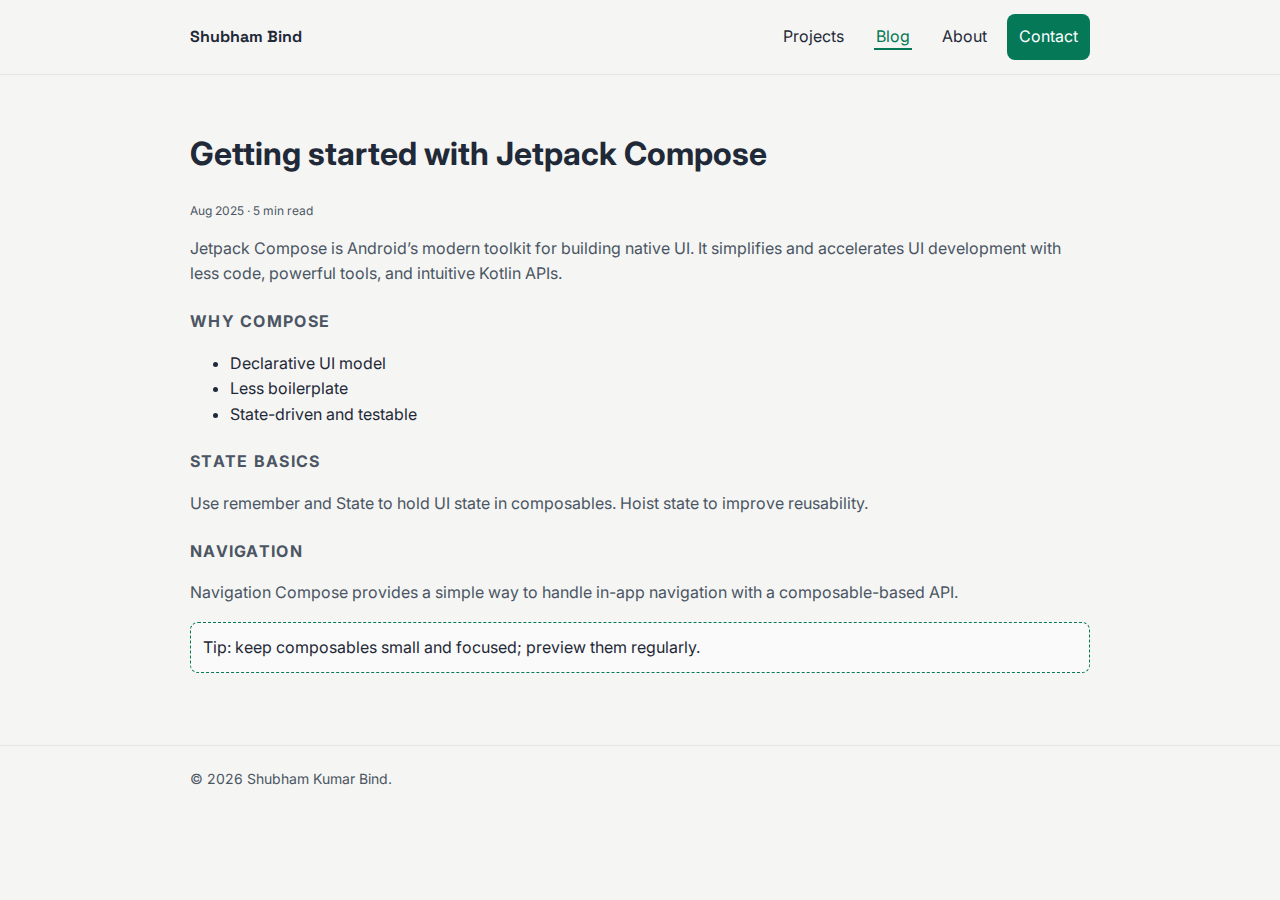
<file: blog/post-1.html>
<!DOCTYPE html>
<html lang="en">
<head>
  <meta charset="UTF-8">
  <meta name="viewport" content="width=device-width, initial-scale=1.0">
  <title>Getting started with Jetpack Compose</title>
  <link rel="preconnect" href="https://fonts.googleapis.com" />
  <link rel="preconnect" href="https://fonts.gstatic.com" crossorigin />
  <link href="https://fonts.googleapis.com/css2?family=Inter:wght@400;500;600;700&display=swap" rel="stylesheet" />
  <link rel="stylesheet" href="/assets/css/styles.css">
  <meta name="description" content="A quick primer on building Android UI with Compose and state management best practices." />
</head>
<body>
  <header class="site-header">
    <div class="container header-inner">
  <a href="/" class="brand"><span class="logo">SB</span><span class="brand-text">Shubham Bind</span></a>
      <button class="nav-toggle" aria-label="Toggle navigation" aria-expanded="false">☰</button>
      <nav class="site-nav" aria-label="Main navigation">
        <ul>
          <li><a href="/projects/">Projects</a></li>
          <li><a href="/blog/" class="active">Blog</a></li>
          <li><a href="/about/">About</a></li>
          <li><a href="/contact/" class="btn btn-primary">Contact</a></li>
        </ul>
      </nav>
    </div>
  </header>

  <main>
    <article class="container section prose">
      <h1>Getting started with Jetpack Compose</h1>
      <p class="post-meta">Aug 2025 · 5 min read</p>
      <p>Jetpack Compose is Android’s modern toolkit for building native UI. It simplifies and accelerates UI development with less code, powerful tools, and intuitive Kotlin APIs.</p>
      <h2>Why Compose</h2>
      <ul>
        <li>Declarative UI model</li>
        <li>Less boilerplate</li>
        <li>State-driven and testable</li>
      </ul>
      <h2>State basics</h2>
      <p>Use remember and State<T> to hold UI state in composables. Hoist state to improve reusability.</p>
      <h2>Navigation</h2>
      <p>Navigation Compose provides a simple way to handle in-app navigation with a composable-based API.</p>
      <div class="note">Tip: keep composables small and focused; preview them regularly.</div>
    </article>
  </main>

  <footer class="site-footer">
    <div class="container footer-inner">
  <p class="copyright">© <span id="year"></span> Shubham Kumar Bind.</p>
    </div>
  </footer>
  <script src="/assets/js/main.js" defer></script>
</body>
</html>
</file>
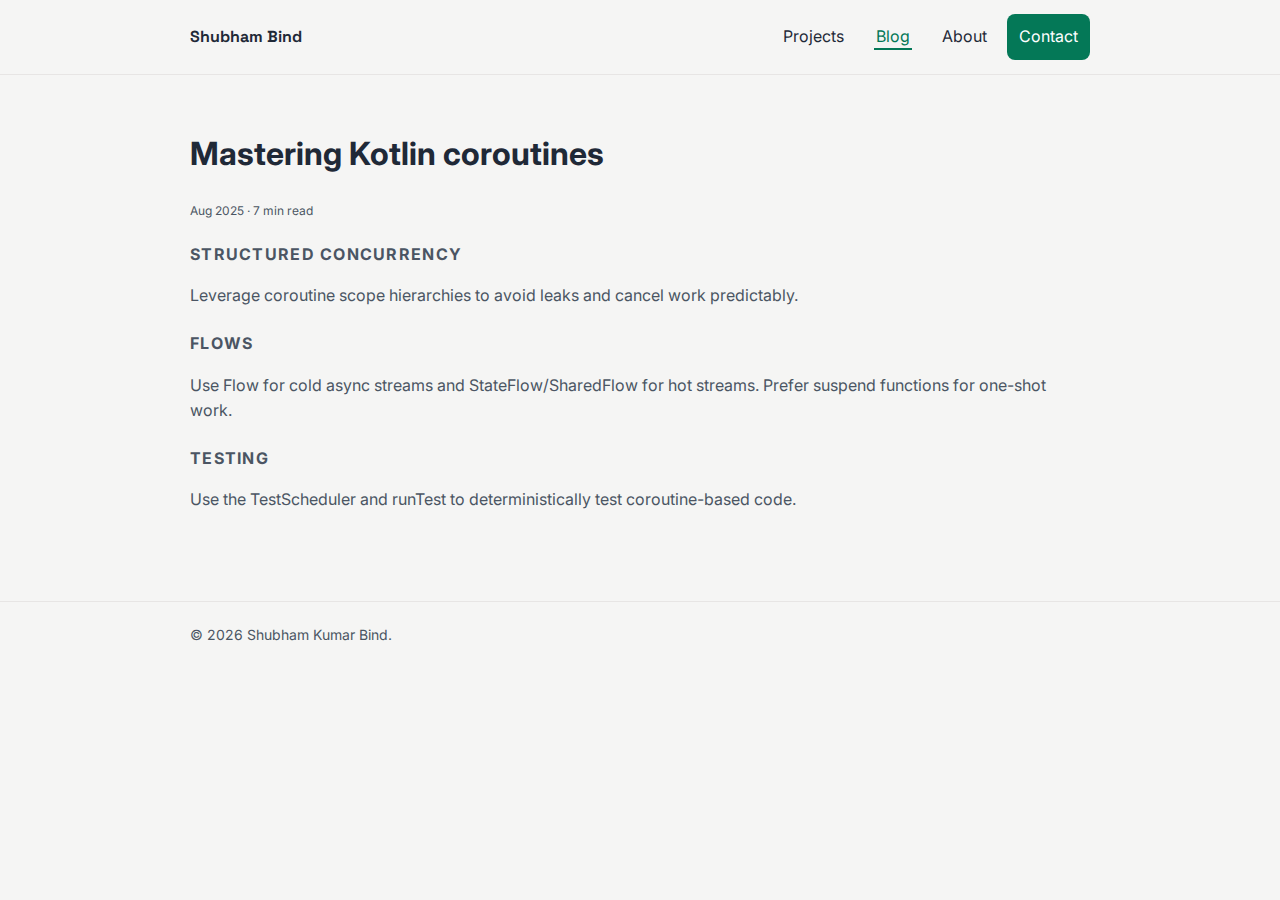
<file: blog/post-2.html>
<!DOCTYPE html>
<html lang="en">
<head>
  <meta charset="UTF-8">
  <meta name="viewport" content="width=device-width, initial-scale=1.0">
  <title>Mastering Kotlin coroutines</title>
  <link rel="preconnect" href="https://fonts.googleapis.com" />
  <link rel="preconnect" href="https://fonts.gstatic.com" crossorigin />
  <link href="https://fonts.googleapis.com/css2?family=Inter:wght@400;500;600;700&display=swap" rel="stylesheet" />
  <link rel="stylesheet" href="/assets/css/styles.css">
  <meta name="description" content="Handle async work elegantly on Android with structured concurrency and flows." />
</head>
<body>
  <header class="site-header">
    <div class="container header-inner">
  <a href="/" class="brand"><span class="logo">SB</span><span class="brand-text">Shubham Bind</span></a>
      <button class="nav-toggle" aria-label="Toggle navigation" aria-expanded="false">☰</button>
      <nav class="site-nav" aria-label="Main navigation">
        <ul>
          <li><a href="/projects/">Projects</a></li>
          <li><a href="/blog/" class="active">Blog</a></li>
          <li><a href="/about/">About</a></li>
          <li><a href="/contact/" class="btn btn-primary">Contact</a></li>
        </ul>
      </nav>
    </div>
  </header>

  <main>
    <article class="container section prose">
      <h1>Mastering Kotlin coroutines</h1>
      <p class="post-meta">Aug 2025 · 7 min read</p>
      <h2>Structured concurrency</h2>
      <p>Leverage coroutine scope hierarchies to avoid leaks and cancel work predictably.</p>
      <h2>Flows</h2>
      <p>Use Flow for cold async streams and StateFlow/SharedFlow for hot streams. Prefer suspend functions for one-shot work.</p>
      <h2>Testing</h2>
      <p>Use the TestScheduler and runTest to deterministically test coroutine-based code.</p>
    </article>
  </main>

  <footer class="site-footer">
    <div class="container footer-inner">
  <p class="copyright">© <span id="year"></span> Shubham Kumar Bind.</p>
    </div>
  </footer>
  <script src="/assets/js/main.js" defer></script>
</body>
</html>
</file>
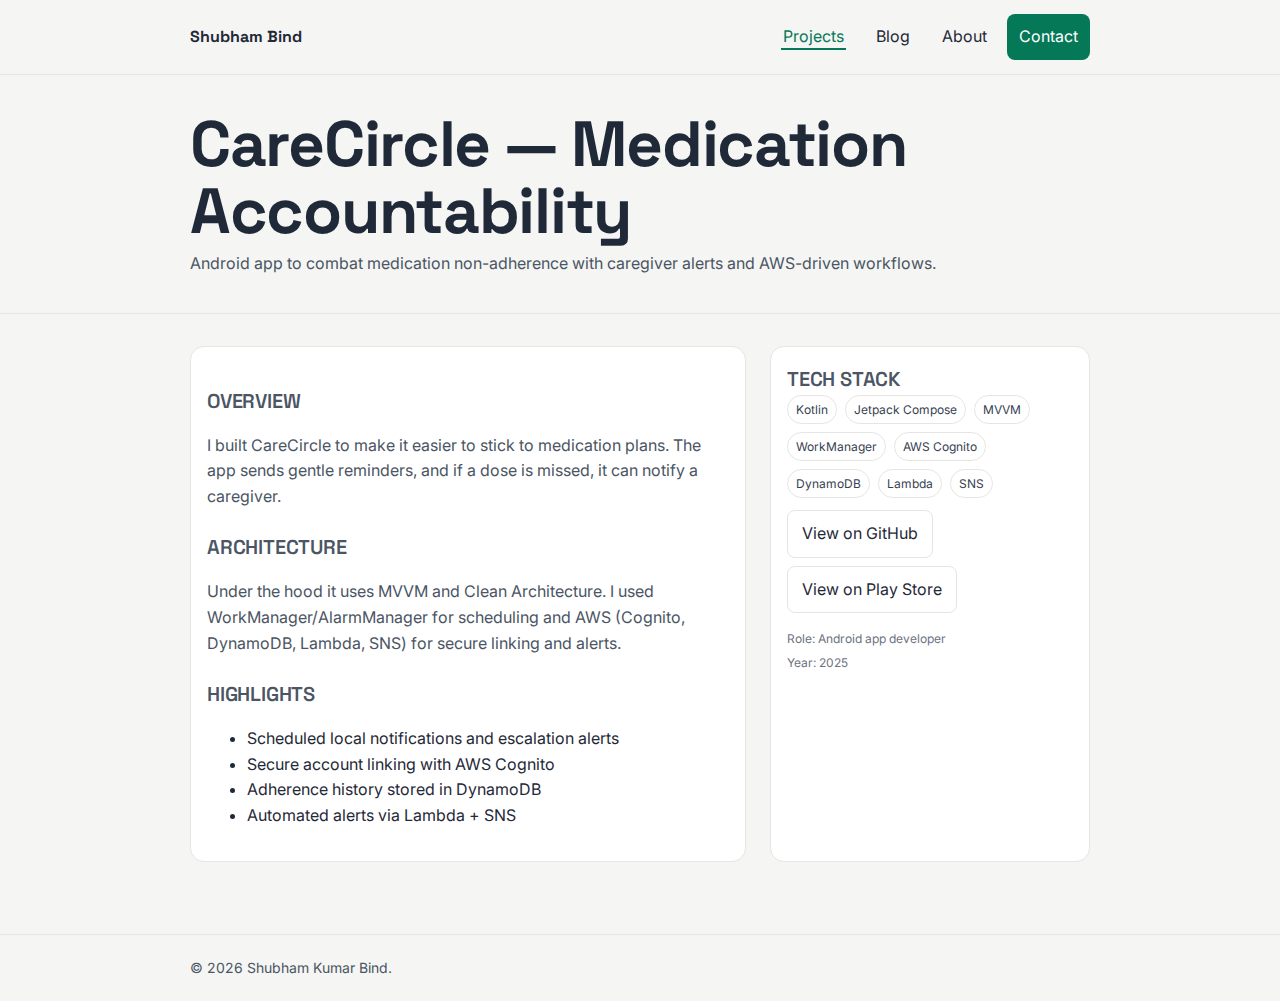
<file: projects/carecircle.html>
<!DOCTYPE html>
<html lang="en">
<head>
  <meta charset="UTF-8">
  <meta name="viewport" content="width=device-width, initial-scale=1.0">
  <title>CareCircle • Project</title>
  <link rel="preconnect" href="https://fonts.googleapis.com" />
  <link rel="preconnect" href="https://fonts.gstatic.com" crossorigin />
  <link href="https://fonts.googleapis.com/css2?family=Inter:wght@400;500;600;700&display=swap" rel="stylesheet" />
  <link rel="stylesheet" href="/assets/css/styles.css">
</head>
<body>
  <header class="site-header">
    <div class="container header-inner">
  <a href="/" class="brand"><span class="logo">SB</span><span class="brand-text">Shubham Bind</span></a>
      <button class="nav-toggle" aria-label="Toggle navigation" aria-expanded="false">☰</button>
      <nav class="site-nav" aria-label="Main navigation">
        <ul>
          <li><a href="/projects/" class="active">Projects</a></li>
          <li><a href="/blog/">Blog</a></li>
          <li><a href="/about/">About</a></li>
          <li><a href="/contact/" class="btn btn-primary">Contact</a></li>
        </ul>
      </nav>
    </div>
  </header>

  <main>
    <div class="page-head">
      <div class="container">
        <h1>CareCircle — Medication Accountability</h1>
        <p class="page-desc">Android app to combat medication non-adherence with caregiver alerts and AWS-driven workflows.</p>
      </div>
    </div>

    <section class="container section detail">
      <article class="panel">
        <div class="prose">
          <h2>Overview</h2>
          <p>I built CareCircle to make it easier to stick to medication plans. The app sends gentle reminders, and if a dose is missed, it can notify a caregiver.</p>
          <h2>Architecture</h2>
          <p>Under the hood it uses MVVM and Clean Architecture. I used WorkManager/AlarmManager for scheduling and AWS (Cognito, DynamoDB, Lambda, SNS) for secure linking and alerts.</p>
          <h2>Highlights</h2>
          <ul>
            <li>Scheduled local notifications and escalation alerts</li>
            <li>Secure account linking with AWS Cognito</li>
            <li>Adherence history stored in DynamoDB</li>
            <li>Automated alerts via Lambda + SNS</li>
          </ul>
        </div>
      </article>
      <aside class="panel">
        <h2>Tech stack</h2>
        <div class="stack">
          <span class="tag">Kotlin</span><span class="tag">Jetpack Compose</span><span class="tag">MVVM</span>
          <span class="tag">WorkManager</span><span class="tag">AWS Cognito</span><span class="tag">DynamoDB</span>
          <span class="tag">Lambda</span><span class="tag">SNS</span>
        </div>
        <div style="height:12px"></div>
        <a class="btn" href="#">View on GitHub</a>
        <div style="height:8px"></div>
        <a class="btn" href="#">View on Play Store</a>
        <div style="height:16px"></div>
  <p class="card-meta">Role: Android app developer</p>
        <p class="card-meta">Year: 2025</p>
      </aside>
    </section>
  </main>

  <footer class="site-footer">
    <div class="container footer-inner">
      <p class="copyright">© <span id="year"></span> Shubham Kumar Bind.</p>
    </div>
  </footer>
  <script src="/assets/js/main.js" defer></script>
</body>
</html>
</file>
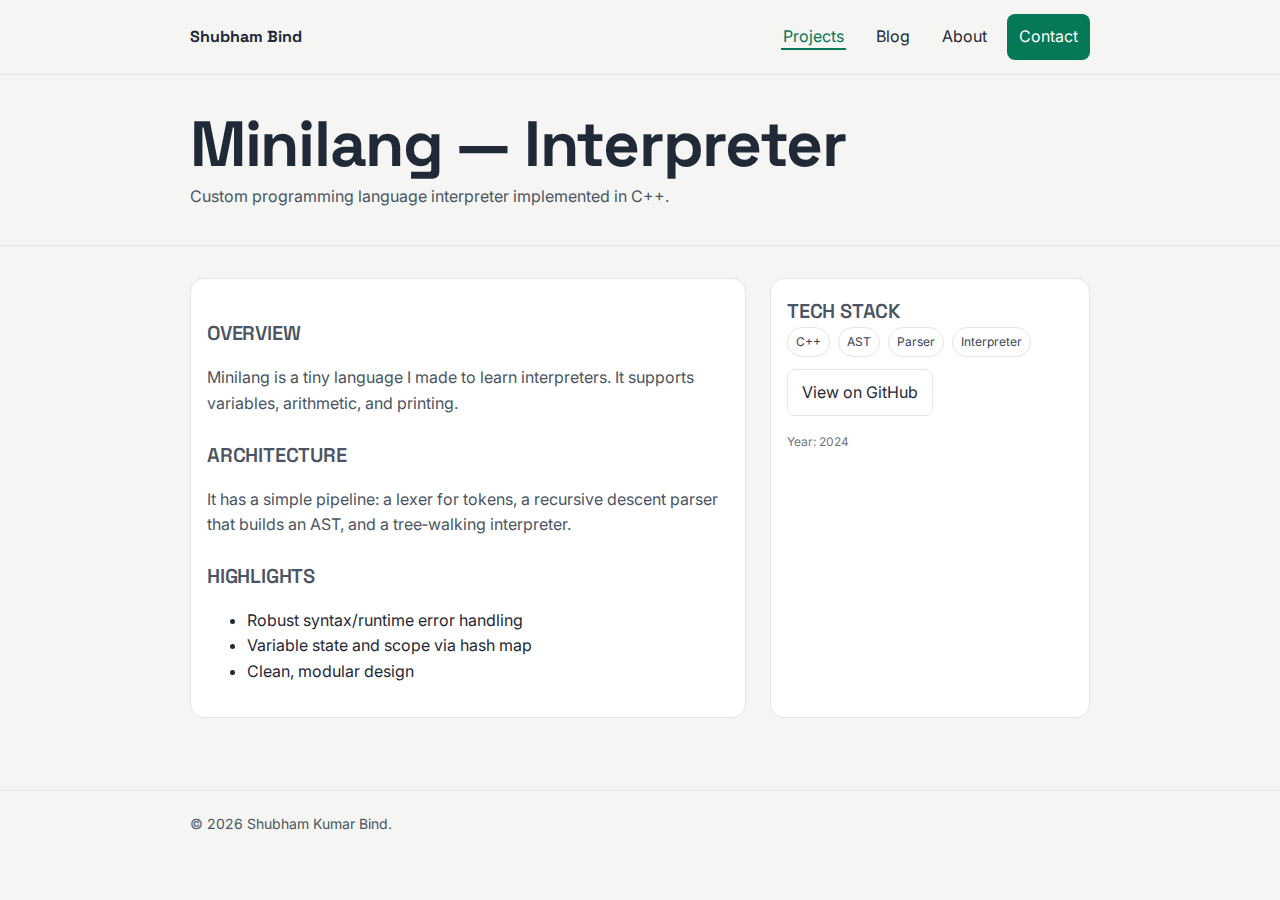
<file: projects/minilang.html>
<!DOCTYPE html>
<html lang="en">
<head>
  <meta charset="UTF-8">
  <meta name="viewport" content="width=device-width, initial-scale=1.0">
  <title>Minilang • Project</title>
  <link rel="preconnect" href="https://fonts.googleapis.com" />
  <link rel="preconnect" href="https://fonts.gstatic.com" crossorigin />
  <link href="https://fonts.googleapis.com/css2?family=Inter:wght@400;500;600;700&display=swap" rel="stylesheet" />
  <link rel="stylesheet" href="/assets/css/styles.css">
</head>
<body>
  <header class="site-header">
    <div class="container header-inner">
  <a href="/" class="brand"><span class="logo">SB</span><span class="brand-text">Shubham Bind</span></a>
      <button class="nav-toggle" aria-label="Toggle navigation" aria-expanded="false">☰</button>
      <nav class="site-nav" aria-label="Main navigation">
        <ul>
          <li><a href="/projects/" class="active">Projects</a></li>
          <li><a href="/blog/">Blog</a></li>
          <li><a href="/about/">About</a></li>
          <li><a href="/contact/" class="btn btn-primary">Contact</a></li>
        </ul>
      </nav>
    </div>
  </header>

  <main>
    <div class="page-head">
      <div class="container">
        <h1>Minilang — Interpreter</h1>
        <p class="page-desc">Custom programming language interpreter implemented in C++.</p>
      </div>
    </div>

    <section class="container section detail">
      <article class="panel">
        <div class="prose">
          <h2>Overview</h2>
          <p>Minilang is a tiny language I made to learn interpreters. It supports variables, arithmetic, and printing.</p>
          <h2>Architecture</h2>
          <p>It has a simple pipeline: a lexer for tokens, a recursive descent parser that builds an AST, and a tree‑walking interpreter.</p>
          <h2>Highlights</h2>
          <ul>
            <li>Robust syntax/runtime error handling</li>
            <li>Variable state and scope via hash map</li>
            <li>Clean, modular design</li>
          </ul>
        </div>
      </article>
      <aside class="panel">
        <h2>Tech stack</h2>
        <div class="stack"><span class="tag">C++</span><span class="tag">AST</span><span class="tag">Parser</span><span class="tag">Interpreter</span></div>
        <div style="height:12px"></div>
        <a class="btn" href="#">View on GitHub</a>
        <div style="height:16px"></div>
        <p class="card-meta">Year: 2024</p>
      </aside>
    </section>
  </main>

  <footer class="site-footer">
    <div class="container footer-inner">
      <p class="copyright">© <span id="year"></span> Shubham Kumar Bind.</p>
    </div>
  </footer>
  <script src="/assets/js/main.js" defer></script>
</body>
</html>
</file>
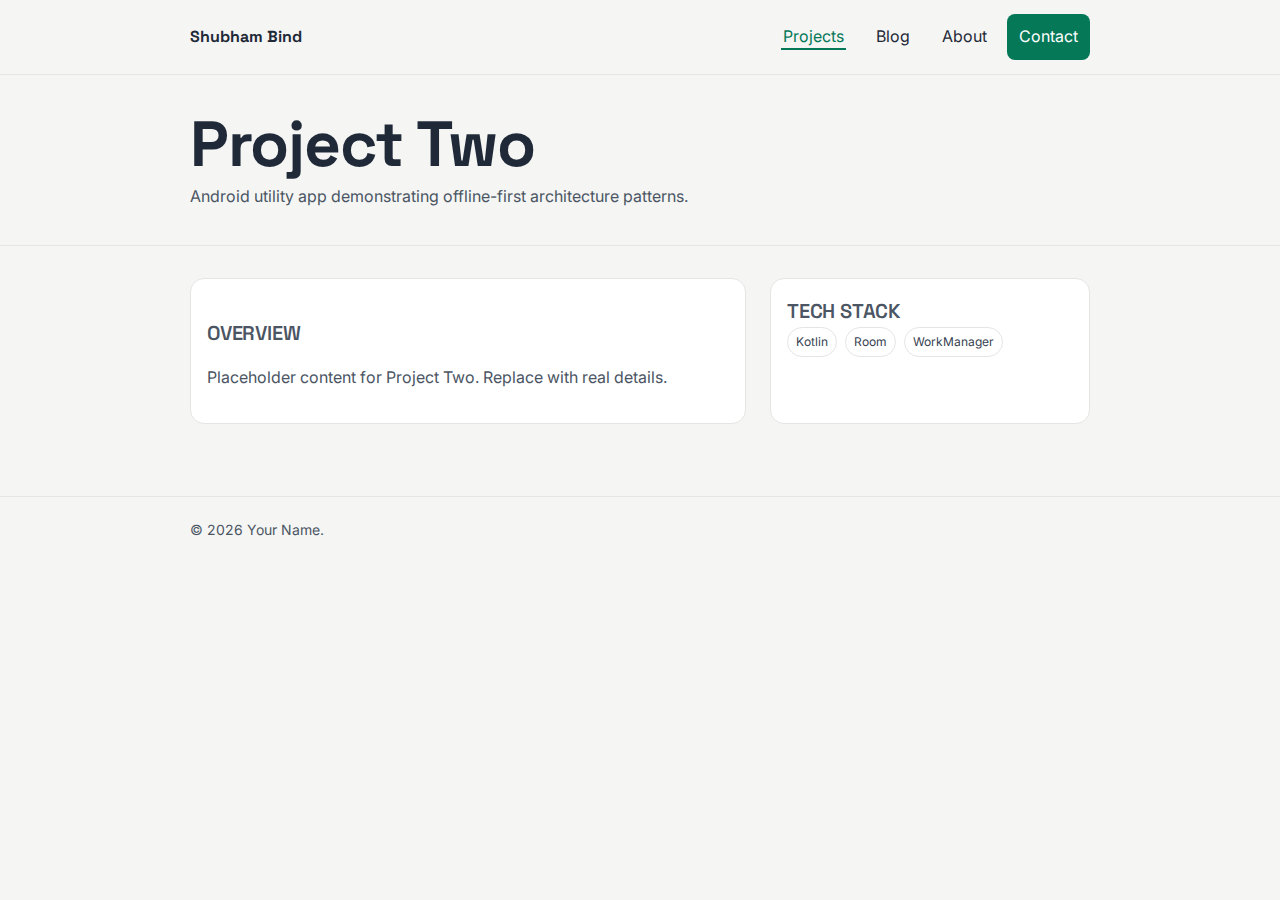
<file: projects/project-2.html>
<!DOCTYPE html>
<html lang="en">
<head>
  <meta charset="UTF-8">
  <meta name="viewport" content="width=device-width, initial-scale=1.0">
  <title>Project Two • Project</title>
  <link rel="preconnect" href="https://fonts.googleapis.com" />
  <link rel="preconnect" href="https://fonts.gstatic.com" crossorigin />
  <link href="https://fonts.googleapis.com/css2?family=Inter:wght@400;500;600;700&display=swap" rel="stylesheet" />
  <link rel="stylesheet" href="/assets/css/styles.css">
</head>
<body>
  <header class="site-header">
    <div class="container header-inner">
  <a href="/" class="brand"><span class="logo">⬢</span><span class="brand-text">Shubham Bind</span></a>
      <button class="nav-toggle" aria-label="Toggle navigation" aria-expanded="false">☰</button>
      <nav class="site-nav" aria-label="Main navigation">
        <ul>
          <li><a href="/projects/" class="active">Projects</a></li>
          <li><a href="/blog/">Blog</a></li>
          <li><a href="/about/">About</a></li>
          <li><a href="/contact/" class="btn btn-primary">Contact</a></li>
        </ul>
      </nav>
    </div>
  </header>

  <main>
    <div class="page-head">
      <div class="container">
        <h1>Project Two</h1>
        <p class="page-desc">Android utility app demonstrating offline-first architecture patterns.</p>
      </div>
    </div>
    <section class="container section detail">
      <article class="panel">
        <div class="prose">
          <h2>Overview</h2>
          <p>Placeholder content for Project Two. Replace with real details.</p>
        </div>
      </article>
      <aside class="panel">
        <h2>Tech stack</h2>
        <div class="stack"><span class="tag">Kotlin</span><span class="tag">Room</span><span class="tag">WorkManager</span></div>
      </aside>
    </section>
  </main>
  <footer class="site-footer">
    <div class="container footer-inner">
      <p class="copyright">© <span id="year"></span> Your Name.</p>
    </div>
  </footer>
  <script src="/assets/js/main.js" defer></script>
</body>
</html>
</file>
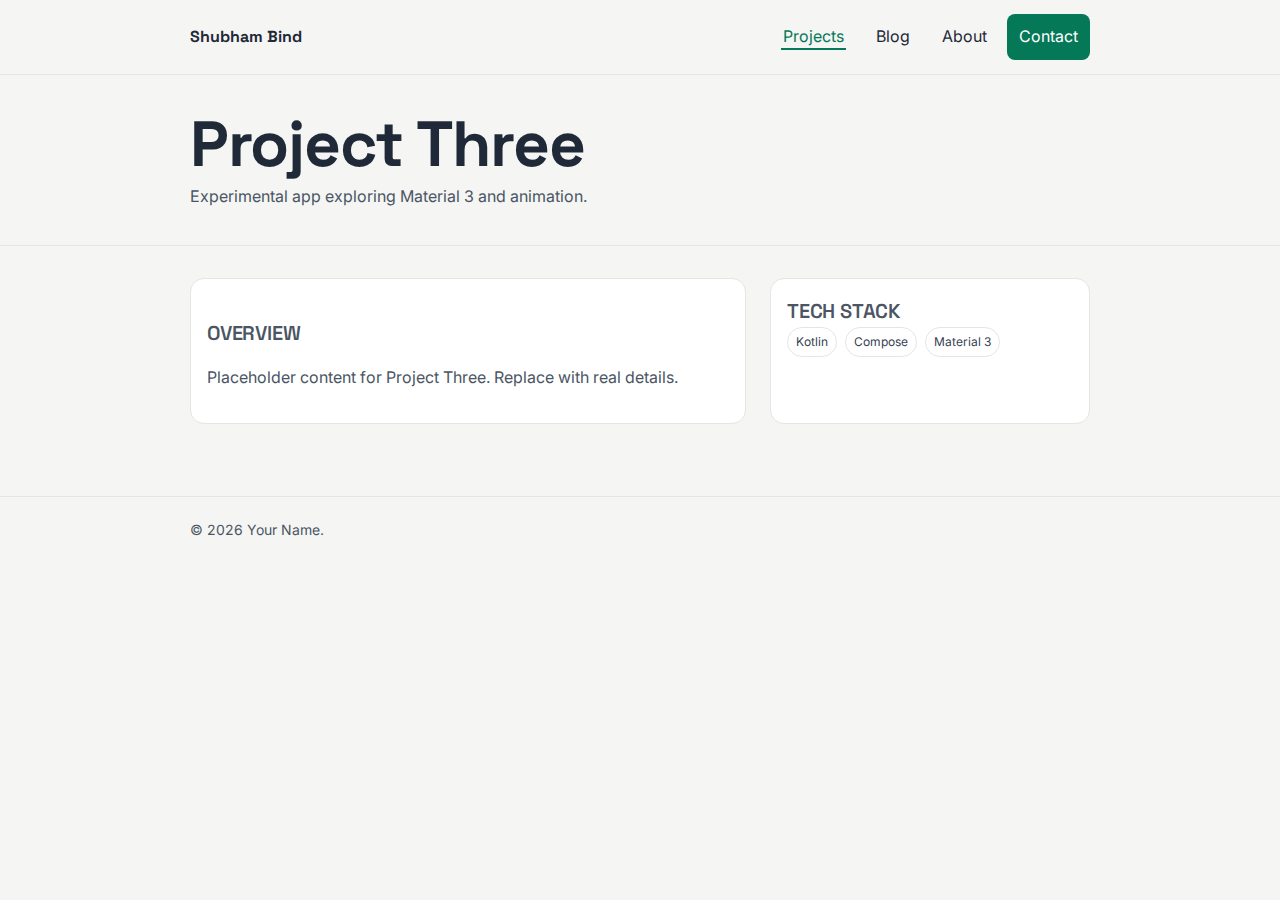
<file: projects/project-3.html>
<!DOCTYPE html>
<html lang="en">
<head>
  <meta charset="UTF-8">
  <meta name="viewport" content="width=device-width, initial-scale=1.0">
  <title>Project Three • Project</title>
  <link rel="preconnect" href="https://fonts.googleapis.com" />
  <link rel="preconnect" href="https://fonts.gstatic.com" crossorigin />
  <link href="https://fonts.googleapis.com/css2?family=Inter:wght@400;500;600;700&display=swap" rel="stylesheet" />
  <link rel="stylesheet" href="/assets/css/styles.css">
</head>
<body>
  <header class="site-header">
    <div class="container header-inner">
  <a href="/" class="brand"><span class="logo">⬢</span><span class="brand-text">Shubham Bind</span></a>
      <button class="nav-toggle" aria-label="Toggle navigation" aria-expanded="false">☰</button>
      <nav class="site-nav" aria-label="Main navigation">
        <ul>
          <li><a href="/projects/" class="active">Projects</a></li>
          <li><a href="/blog/">Blog</a></li>
          <li><a href="/about/">About</a></li>
          <li><a href="/contact/" class="btn btn-primary">Contact</a></li>
        </ul>
      </nav>
    </div>
  </header>

  <main>
    <div class="page-head">
      <div class="container">
        <h1>Project Three</h1>
        <p class="page-desc">Experimental app exploring Material 3 and animation.</p>
      </div>
    </div>
    <section class="container section detail">
      <article class="panel">
        <div class="prose">
          <h2>Overview</h2>
          <p>Placeholder content for Project Three. Replace with real details.</p>
        </div>
      </article>
      <aside class="panel">
        <h2>Tech stack</h2>
        <div class="stack"><span class="tag">Kotlin</span><span class="tag">Compose</span><span class="tag">Material 3</span></div>
      </aside>
    </section>
  </main>
  <footer class="site-footer">
    <div class="container footer-inner">
      <p class="copyright">© <span id="year"></span> Your Name.</p>
    </div>
  </footer>
  <script src="/assets/js/main.js" defer></script>
</body>
</html>
</file>
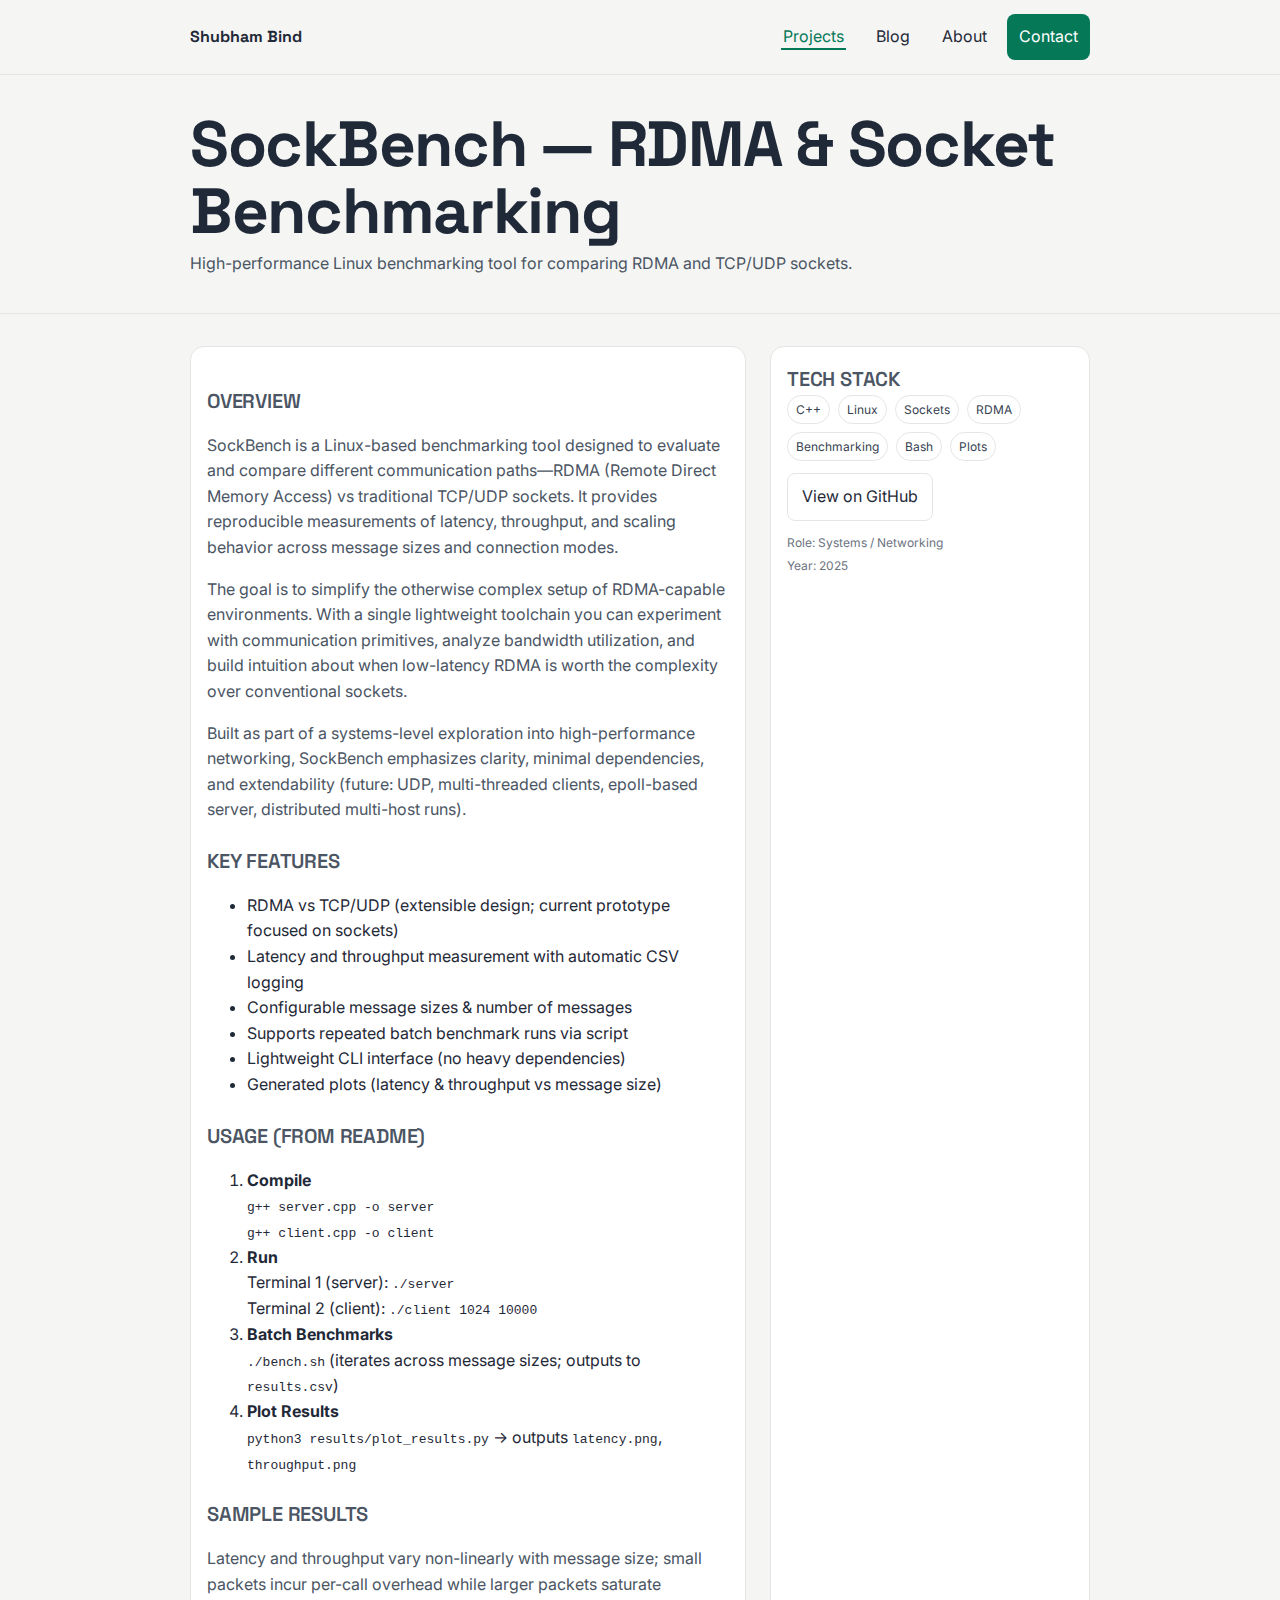
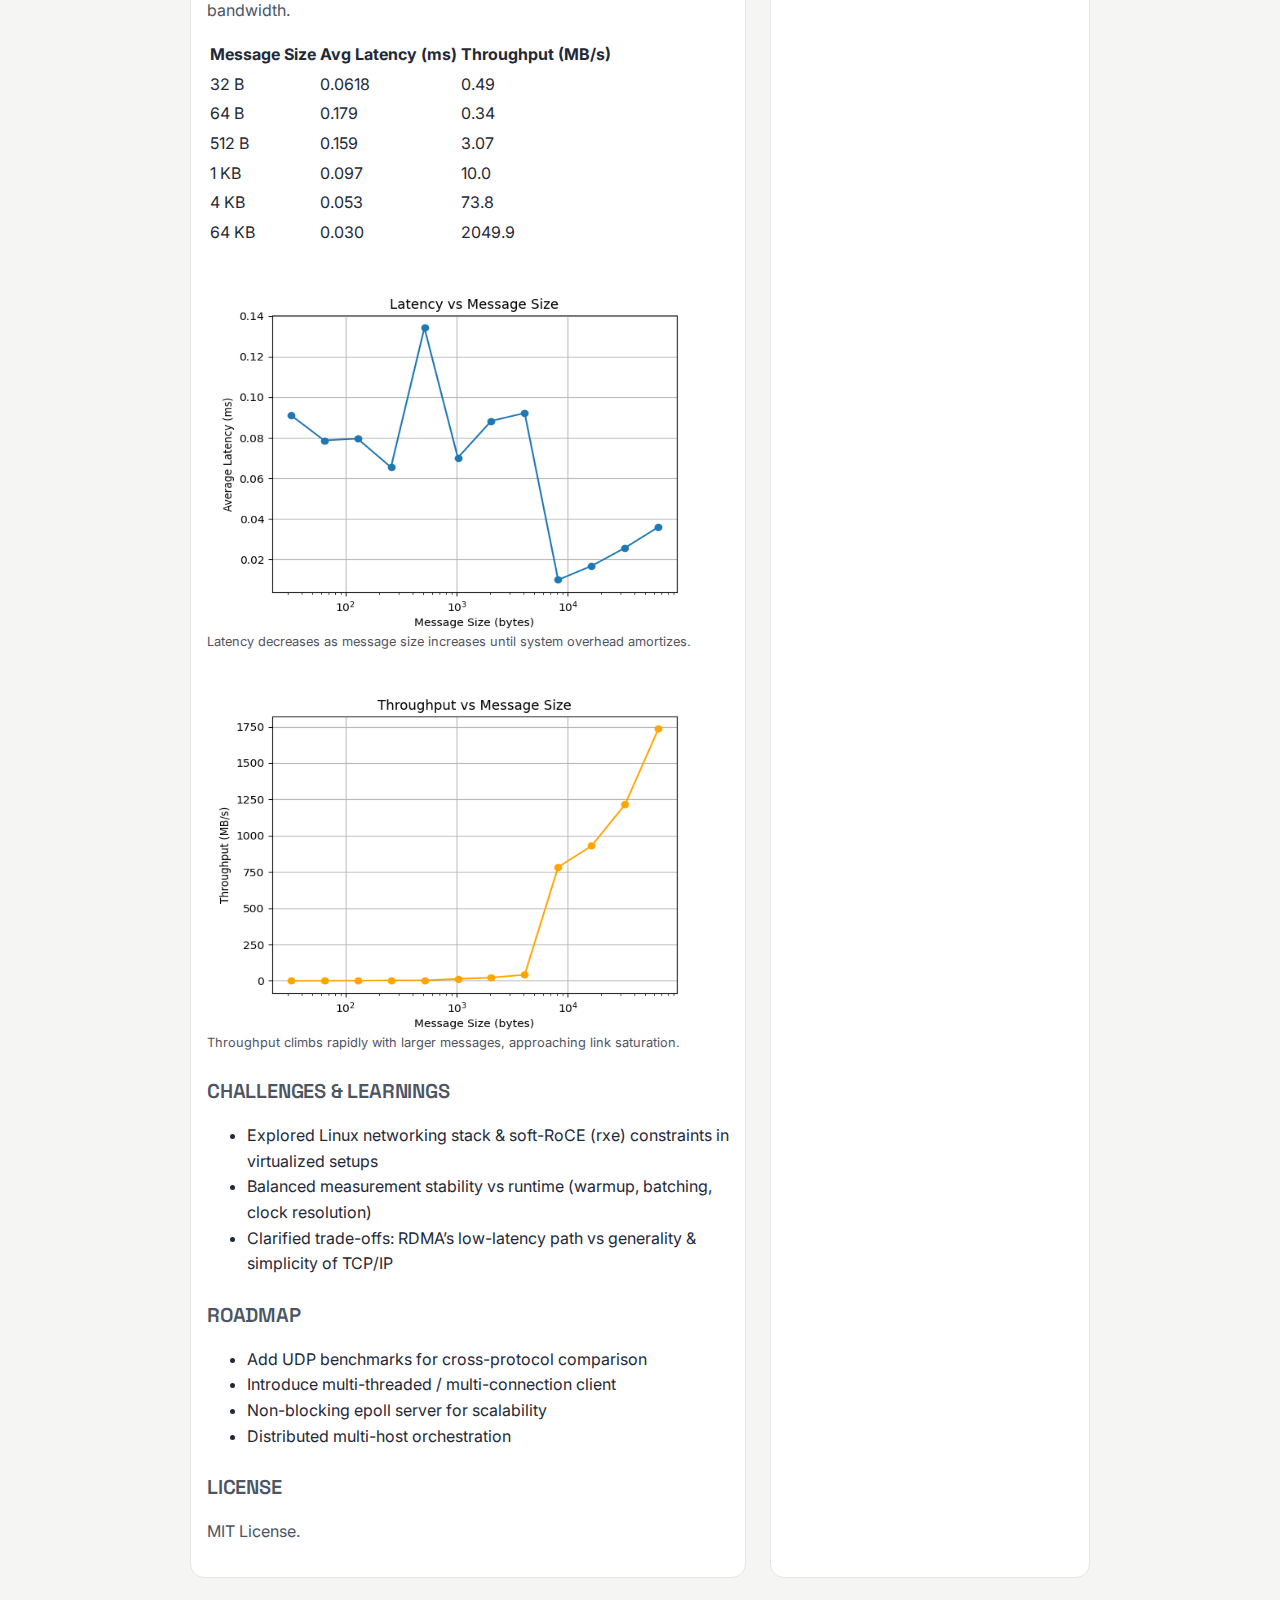
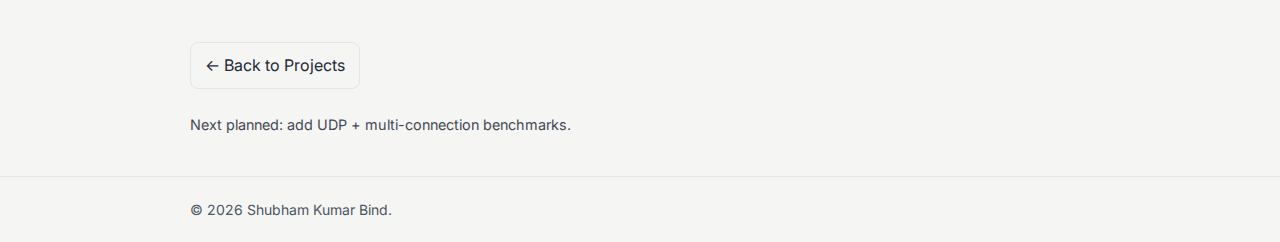
<file: projects/sockbench.html>
<!DOCTYPE html>
<html lang="en">
<head>
  <meta charset="UTF-8" />
  <meta name="viewport" content="width=device-width, initial-scale=1.0" />
  <title>SockBench • Project</title>
  <meta name="description" content="SockBench is a high-performance Linux benchmarking tool comparing RDMA and traditional TCP/UDP socket communication (latency, throughput, scalability)." />
  <link rel="preconnect" href="https://fonts.googleapis.com" />
  <link rel="preconnect" href="https://fonts.gstatic.com" crossorigin />
  <link href="https://fonts.googleapis.com/css2?family=Inter:wght@400;500;600;700&display=swap" rel="stylesheet" />
  <link rel="stylesheet" href="/assets/css/styles.css" />
  <!-- Open Graph / Twitter (replace YOUR_DOMAIN if deploying with a custom domain) -->
  <meta property="og:title" content="SockBench – RDMA & Socket Benchmarking" />
  <meta property="og:description" content="Benchmark RDMA vs TCP/UDP sockets on Linux: latency, throughput, message size scaling." />
  <meta property="og:type" content="website" />
  <meta property="og:url" content="/projects/sockbench.html" />
  <meta property="og:image" content="/assets/images/og-sockbench.png" />
  <link rel="canonical" href="/projects/sockbench.html" />
</head>
<body>
  <header class="site-header">
    <div class="container header-inner">
      <a href="/" class="brand"><span class="logo">SB</span><span class="brand-text">Shubham Bind</span></a>
      <button class="nav-toggle" aria-label="Toggle navigation" aria-expanded="false">☰</button>
      <nav class="site-nav" aria-label="Main navigation">
        <ul>
          <li><a href="/projects/" class="active">Projects</a></li>
          <li><a href="/blog/">Blog</a></li>
          <li><a href="/about/">About</a></li>
          <li><a href="/contact/" class="btn btn-primary">Contact</a></li>
        </ul>
      </nav>
    </div>
  </header>

  <main>
    <div class="page-head">
      <div class="container">
  <h1>SockBench — RDMA &amp; Socket Benchmarking</h1>
  <p class="page-desc">High-performance Linux benchmarking tool for comparing RDMA and TCP/UDP sockets.</p>
      </div>
    </div>

    <section class="container section detail">
      <article class="panel">
        <div class="prose">
          <h2>Overview</h2>
          <p>SockBench is a Linux-based benchmarking tool designed to evaluate and compare different communication paths—RDMA (Remote Direct Memory Access) vs traditional TCP/UDP sockets. It provides reproducible measurements of latency, throughput, and scaling behavior across message sizes and connection modes.</p>
          <p>The goal is to simplify the otherwise complex setup of RDMA-capable environments. With a single lightweight toolchain you can experiment with communication primitives, analyze bandwidth utilization, and build intuition about when low-latency RDMA is worth the complexity over conventional sockets.</p>
          <p>Built as part of a systems-level exploration into high-performance networking, SockBench emphasizes clarity, minimal dependencies, and extendability (future: UDP, multi-threaded clients, epoll-based server, distributed multi-host runs).</p>

          <h2>Key Features</h2>
          <ul>
            <li>RDMA vs TCP/UDP (extensible design; current prototype focused on sockets)</li>
            <li>Latency and throughput measurement with automatic CSV logging</li>
            <li>Configurable message sizes & number of messages</li>
            <li>Supports repeated batch benchmark runs via script</li>
            <li>Lightweight CLI interface (no heavy dependencies)</li>
            <li>Generated plots (latency & throughput vs message size)</li>
          </ul>

          <h2>Usage (from README)</h2>
          <ol>
            <li><strong>Compile</strong><br><code>g++ server.cpp -o server</code><br><code>g++ client.cpp -o client</code></li>
            <li><strong>Run</strong><br>Terminal 1 (server): <code>./server</code><br>Terminal 2 (client): <code>./client 1024 10000</code></li>
            <li><strong>Batch Benchmarks</strong><br><code>./bench.sh</code> (iterates across message sizes; outputs to <code>results.csv</code>)</li>
            <li><strong>Plot Results</strong><br><code>python3 results/plot_results.py</code> → outputs <code>latency.png</code>, <code>throughput.png</code></li>
          </ol>

          <h2>Sample Results</h2>
          <p>Latency and throughput vary non-linearly with message size; small packets incur per-call overhead while larger packets saturate bandwidth.</p>
          <div class="table-wrapper">
            <table>
              <thead>
                <tr><th>Message Size</th><th>Avg Latency (ms)</th><th>Throughput (MB/s)</th></tr>
              </thead>
              <tbody>
                <tr><td>32 B</td><td>0.0618</td><td>0.49</td></tr>
                <tr><td>64 B</td><td>0.179</td><td>0.34</td></tr>
                <tr><td>512 B</td><td>0.159</td><td>3.07</td></tr>
                <tr><td>1 KB</td><td>0.097</td><td>10.0</td></tr>
                <tr><td>4 KB</td><td>0.053</td><td>73.8</td></tr>
                <tr><td>64 KB</td><td>0.030</td><td>2049.9</td></tr>
              </tbody>
            </table>
          </div>
          <div class="plots" style="margin-top:1.5rem; display:grid; gap:1.25rem;">
            <figure style="margin:0">
              <img src="/assets/images/latency.png" alt="Latency vs message size plot" loading="lazy" width="640" height="360" />
              <figcaption style="font-size:0.8rem; opacity:0.8;">Latency decreases as message size increases until system overhead amortizes.</figcaption>
            </figure>
            <figure style="margin:0">
              <img src="/assets/images/throughput.png" alt="Throughput vs message size plot" loading="lazy" width="640" height="360" />
              <figcaption style="font-size:0.8rem; opacity:0.8;">Throughput climbs rapidly with larger messages, approaching link saturation.</figcaption>
            </figure>
          </div>

          <h2>Challenges & Learnings</h2>
          <ul>
            <li>Explored Linux networking stack & soft-RoCE (rxe) constraints in virtualized setups</li>
            <li>Balanced measurement stability vs runtime (warmup, batching, clock resolution)</li>
            <li>Clarified trade-offs: RDMA’s low-latency path vs generality & simplicity of TCP/IP</li>
          </ul>

          <h2>Roadmap</h2>
          <ul>
            <li>Add UDP benchmarks for cross-protocol comparison</li>
            <li>Introduce multi-threaded / multi-connection client</li>
            <li>Non-blocking epoll server for scalability</li>
            <li>Distributed multi-host orchestration</li>
          </ul>

          <h2>License</h2>
          <p>MIT License.</p>
        </div>
      </article>
      <aside class="panel">
        <h2>Tech stack</h2>
        <div class="stack">
          <span class="tag">C++</span><span class="tag">Linux</span><span class="tag">Sockets</span>
          <span class="tag">RDMA</span><span class="tag">Benchmarking</span><span class="tag">Bash</span><span class="tag">Plots</span>
        </div>
        <div style="height:12px"></div>
        <a class="btn" href="https://github.com/Versus04/SockBench">View on GitHub</a>
        <div style="height:12px"></div>
            <p class="card-meta">Role: Systems / Networking</p>
        <p class="card-meta">Year: 2025</p>
      </aside>
    </section>

    <div class="container" style="margin-top:2rem">
      <a href="/projects/" class="btn">← Back to Projects</a>
      <div style="margin-top:1.5rem; font-size:0.9rem; opacity:0.85">
        <span>Next planned: add UDP + multi-connection benchmarks.</span>
      </div>
    </div>
  </main>

  <footer class="site-footer">
    <div class="container footer-inner">
      <p class="copyright">© <span id="year"></span> Shubham Kumar Bind.</p>
    </div>
  </footer>
  <script src="/assets/js/main.js" defer></script>
</body>
</html>
</file>
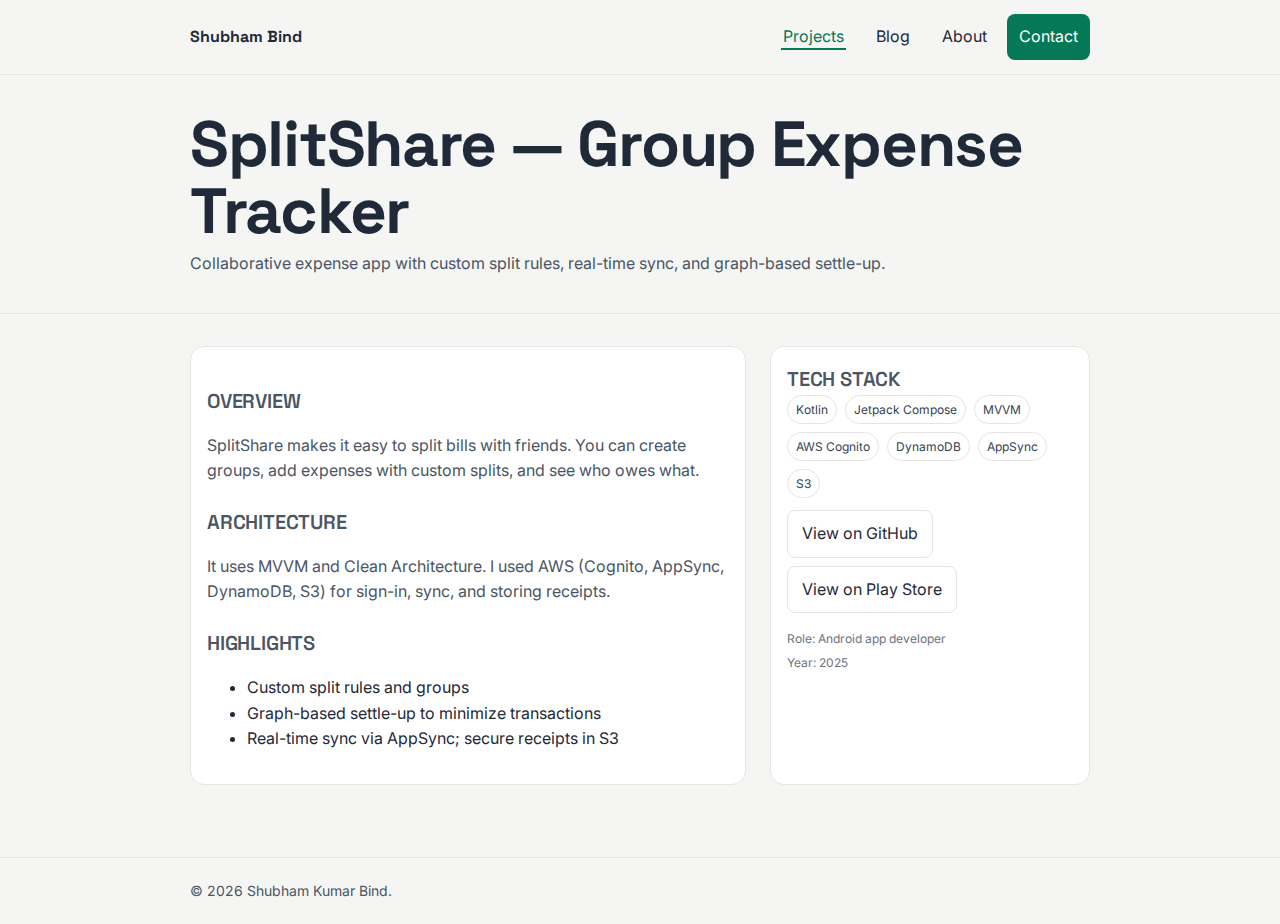
<file: projects/splitshare.html>
<!DOCTYPE html>
<html lang="en">
<head>
  <meta charset="UTF-8">
  <meta name="viewport" content="width=device-width, initial-scale=1.0">
  <title>SplitShare • Project</title>
  <link rel="preconnect" href="https://fonts.googleapis.com" />
  <link rel="preconnect" href="https://fonts.gstatic.com" crossorigin />
  <link href="https://fonts.googleapis.com/css2?family=Inter:wght@400;500;600;700&display=swap" rel="stylesheet" />
  <link rel="stylesheet" href="/assets/css/styles.css">
</head>
<body>
  <header class="site-header">
    <div class="container header-inner">
  <a href="/" class="brand"><span class="logo">SB</span><span class="brand-text">Shubham Bind</span></a>
      <button class="nav-toggle" aria-label="Toggle navigation" aria-expanded="false">☰</button>
      <nav class="site-nav" aria-label="Main navigation">
        <ul>
          <li><a href="/projects/" class="active">Projects</a></li>
          <li><a href="/blog/">Blog</a></li>
          <li><a href="/about/">About</a></li>
          <li><a href="/contact/" class="btn btn-primary">Contact</a></li>
        </ul>
      </nav>
    </div>
  </header>

  <main>
    <div class="page-head">
      <div class="container">
        <h1>SplitShare — Group Expense Tracker</h1>
        <p class="page-desc">Collaborative expense app with custom split rules, real-time sync, and graph-based settle-up.</p>
      </div>
    </div>

    <section class="container section detail">
      <article class="panel">
        <div class="prose">
          <h2>Overview</h2>
          <p>SplitShare makes it easy to split bills with friends. You can create groups, add expenses with custom splits, and see who owes what.</p>
          <h2>Architecture</h2>
          <p>It uses MVVM and Clean Architecture. I used AWS (Cognito, AppSync, DynamoDB, S3) for sign-in, sync, and storing receipts.</p>
          <h2>Highlights</h2>
          <ul>
            <li>Custom split rules and groups</li>
            <li>Graph-based settle-up to minimize transactions</li>
            <li>Real-time sync via AppSync; secure receipts in S3</li>
          </ul>
        </div>
      </article>
      <aside class="panel">
        <h2>Tech stack</h2>
        <div class="stack">
          <span class="tag">Kotlin</span><span class="tag">Jetpack Compose</span><span class="tag">MVVM</span>
          <span class="tag">AWS Cognito</span><span class="tag">DynamoDB</span><span class="tag">AppSync</span><span class="tag">S3</span>
        </div>
        <div style="height:12px"></div>
        <a class="btn" href="#">View on GitHub</a>
        <div style="height:8px"></div>
        <a class="btn" href="#">View on Play Store</a>
        <div style="height:16px"></div>
  <p class="card-meta">Role: Android app developer</p>
        <p class="card-meta">Year: 2025</p>
      </aside>
    </section>
  </main>

  <footer class="site-footer">
    <div class="container footer-inner">
      <p class="copyright">© <span id="year"></span> Shubham Kumar Bind.</p>
    </div>
  </footer>
  <script src="/assets/js/main.js" defer></script>
</body>
</html>
</file>
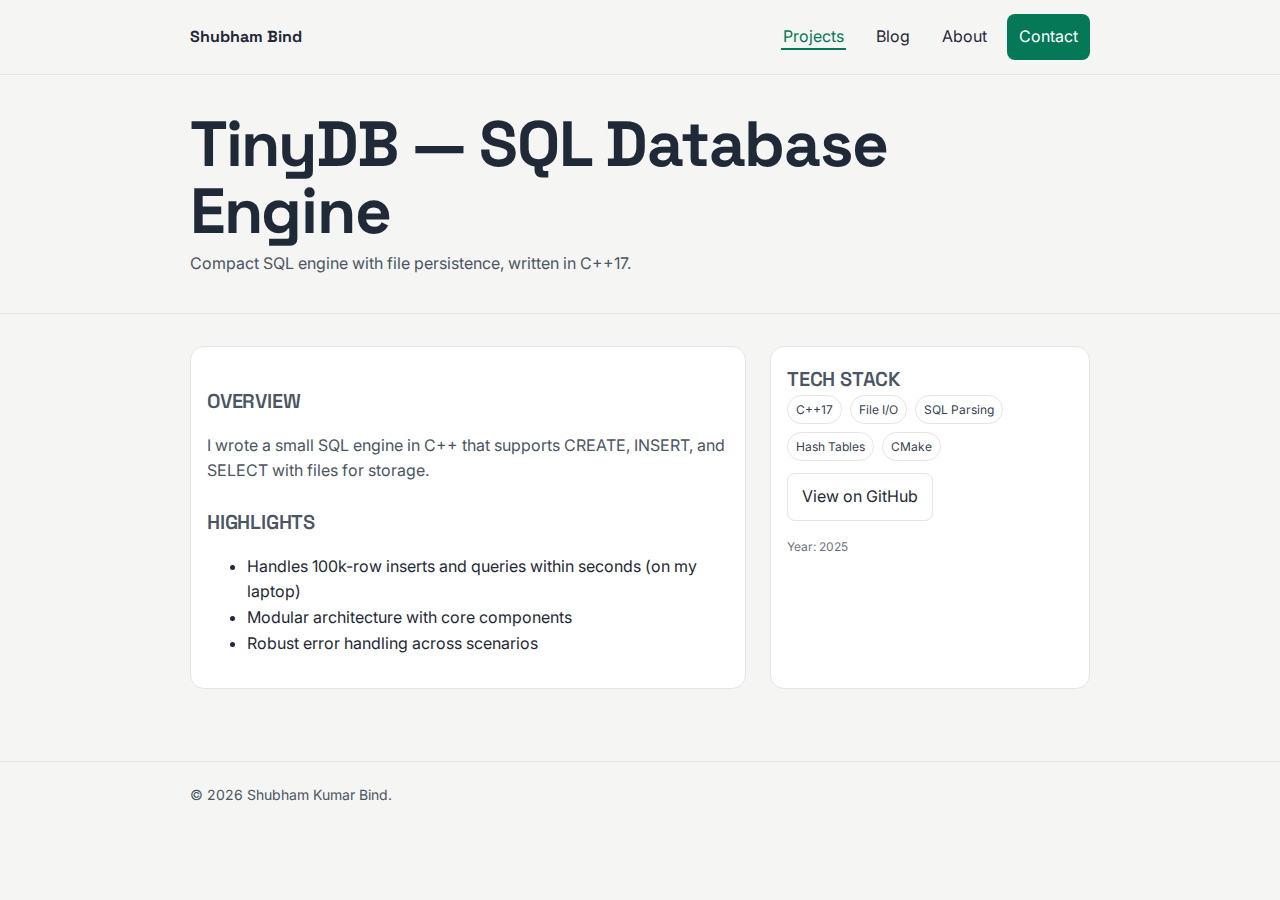
<file: projects/tinydb.html>
<!DOCTYPE html>
<html lang="en">
<head>
  <meta charset="UTF-8">
  <meta name="viewport" content="width=device-width, initial-scale=1.0">
  <title>TinyDB • Project</title>
  <link rel="preconnect" href="https://fonts.googleapis.com" />
  <link rel="preconnect" href="https://fonts.gstatic.com" crossorigin />
  <link href="https://fonts.googleapis.com/css2?family=Inter:wght@400;500;600;700&display=swap" rel="stylesheet" />
  <link rel="stylesheet" href="/assets/css/styles.css">
</head>
<body>
  <header class="site-header">
    <div class="container header-inner">
  <a href="/" class="brand"><span class="logo">SB</span><span class="brand-text">Shubham Bind</span></a>
      <button class="nav-toggle" aria-label="Toggle navigation" aria-expanded="false">☰</button>
      <nav class="site-nav" aria-label="Main navigation">
        <ul>
          <li><a href="/projects/" class="active">Projects</a></li>
          <li><a href="/blog/">Blog</a></li>
          <li><a href="/about/">About</a></li>
          <li><a href="/contact/" class="btn btn-primary">Contact</a></li>
        </ul>
      </nav>
    </div>
  </header>

  <main>
    <div class="page-head">
      <div class="container">
        <h1>TinyDB — SQL Database Engine</h1>
        <p class="page-desc">Compact SQL engine with file persistence, written in C++17.</p>
      </div>
    </div>

    <section class="container section detail">
      <article class="panel">
        <div class="prose">
          <h2>Overview</h2>
          <p>I wrote a small SQL engine in C++ that supports CREATE, INSERT, and SELECT with files for storage.</p>
          <h2>Highlights</h2>
          <ul>
            <li>Handles 100k-row inserts and queries within seconds (on my laptop)</li>
            <li>Modular architecture with core components</li>
            <li>Robust error handling across scenarios</li>
          </ul>
        </div>
      </article>
      <aside class="panel">
        <h2>Tech stack</h2>
        <div class="stack">
          <span class="tag">C++17</span><span class="tag">File I/O</span><span class="tag">SQL Parsing</span>
          <span class="tag">Hash Tables</span><span class="tag">CMake</span>
        </div>
        <div style="height:12px"></div>
        <a class="btn" href="https://github.com/Versus04/TinyDB">View on GitHub</a>
        <div style="height:16px"></div>
        <p class="card-meta">Year: 2025</p>
      </aside>
    </section>
  </main>

  <footer class="site-footer">
    <div class="container footer-inner">
      <p class="copyright">© <span id="year"></span> Shubham Kumar Bind.</p>
    </div>
  </footer>
  <script src="/assets/js/main.js" defer></script>
</body>
</html>
</file>
<file: assets/css/styles.css>
@import url('https://fonts.googleapis.com/css2?family=Space+Grotesk:wght@500;700&family=IBM+Plex+Mono:wght@400;600&display=swap');
:root{
  /* Light warm theme with Forest Green accent */
  --bg:#F5F5F4;         /* warm gray/beige */
  --bg-elev:#FFFFFF;    /* elevated surfaces */
  --text:#1F2937;       /* dark gray */
  --muted:#4B5563;      /* muted text */
  --line:#E7E5E4;       /* warm border */
  --accent:#047857;     /* Forest green */
  --accent-2:#10B981;
  --shadow:0 10px 30px rgba(0,0,0,.06);
  /* Fonts */
  --font-sans: Inter, Roboto, system-ui, -apple-system, Segoe UI, Helvetica, Arial, sans-serif;
  --font-display: "Space Grotesk", Inter, Roboto, system-ui, -apple-system, Segoe UI, Helvetica, Arial, sans-serif;
  --font-mono: "IBM Plex Mono", ui-monospace, SFMono-Regular, Menlo, Consolas, "Liberation Mono", monospace;
}

/* Optional theme variants (set on <html> or <body> via data-theme="…") */
:root[data-theme="violet"]{
  --accent:#A78BFA;
  --accent-2:#C4B5FD;
}
:root[data-theme="amber"]{
  --accent:#F59E0B;
  --accent-2:#FBBF24;
}
:root[data-theme="blue"]{ --accent:#1E3A8A; --accent-2:#1D4ED8; } /* Navy variant */
:root[data-theme="green"]{ --accent:#047857; --accent-2:#10B981; }  /* Forest green */
:root[data-theme="yellow"]{ --accent:#FACC15; --accent-2:#FDE68A; }

*{box-sizing:border-box}
html,body{height:100%}
html{scroll-behavior:smooth}
body{
  margin:0;
  font-family:var(--font-sans);
  color:var(--text);
  background: var(--bg);
  line-height:1.6;
}

img{max-width:100%;display:block}
a{color:var(--text);text-decoration:none}
a:hover{text-decoration:underline;text-underline-offset:3px}
*:focus-visible{outline:2px solid var(--accent);outline-offset:2px;border-radius:6px}
a.link{color:var(--accent)}
.container{width:min(900px, 92%);margin-inline:auto}

/* Header */
.site-header{position:sticky;top:0;z-index:50;background:var(--bg);border-bottom:1px solid var(--line)}
.header-inner{display:flex;align-items:center;justify-content:space-between;padding:14px 0}
.brand{display:flex;align-items:center;gap:10px;font-weight:700}
.brand .logo{display:none}
.brand-text{letter-spacing:0;font-family:var(--font-display);font-weight:700}
.site-nav ul{display:flex;gap:8px;align-items:center;list-style:none;margin:0;padding:0}
.site-nav a{position:relative;padding:10px 12px;border-radius:8px}
.site-nav a.active{color:var(--accent)}
.site-nav a::after{content:"";position:absolute;left:10px;right:10px;bottom:6px;height:2px;background:var(--accent);transform:scaleX(0);transform-origin:left;transition:transform .2s ease}
.site-nav a:hover::after,.site-nav a.active::after{transform:scaleX(1)}
.nav-toggle{display:none;background:none;color:var(--text);border:1px solid var(--line);padding:8px 10px;border-radius:8px}

/* Buttons */
.btn{display:inline-flex;align-items:center;gap:8px;padding:10px 14px;border-radius:8px;border:1px solid var(--line);background:transparent;color:var(--text);transition:.2s ease;box-shadow:none}
.btn:hover{transform:translateY(-1px)}
.btn-primary{background:var(--accent);border:0;color:white}
.btn-primary:hover{filter:brightness(1.08)}
.btn-ghost{background:transparent}

/* Hero */
.hero{display:grid;grid-template-columns:1fr;gap:20px;padding:56px 0;align-items:center}
.hero h1{font-size: clamp(30px, 5vw, 56px);line-height:1.1;margin:0 0 12px;font-family:var(--font-display);font-weight:700}
.hero h1 .name-text{display:inline-block;color:#0B1220}
.lead{color:var(--muted);max-width:60ch}
.hero{border-bottom:1px solid var(--line)}
.hero h1{letter-spacing:-0.02em}
.hero .actions{display:flex;gap:12px;margin-top:18px}
.hero-art{display:none}
.eyebrow{color:var(--muted);text-transform:uppercase;letter-spacing:.12em;font-size:12px;font-weight:600;margin-bottom:8px;font-family:var(--font-mono)}
.aka{color:#8da0b2;font-size:12px;margin-left:8px}
.aka{color:#6B7280;font-size:12px;margin-left:8px}
.meta-inline{display:flex;flex-wrap:wrap;align-items:center;gap:8px;color:var(--muted);font-size:14px;margin-top:8px}
.meta-inline span+span{position:relative;padding-left:12px}
.meta-inline span+span::before{content:"•";position:absolute;left:0;color:#3a4756}
.chips{display:flex;flex-wrap:wrap;gap:8px;margin-top:14px}
.chip{font-size:12px;padding:6px 10px;border-radius:999px;background:var(--bg-elev);border:1px solid var(--line);color:#334155;font-family:var(--font-mono)}

/* Personality add-ons */
.highlight{color:var(--accent)}
.badges{display:flex;flex-wrap:wrap;gap:8px;margin-top:12px}
.badge{display:inline-flex;align-items:center;gap:6px;padding:6px 10px;border-radius:999px;background:var(--bg-elev);border:1px solid var(--line);color:#1F2937;font-size:12px}
.badge:hover{border-color:var(--accent);color:var(--text);text-decoration:none}
.now{margin-top:16px}
.now-list{list-style:none;padding:0;margin:8px 0 0;display:grid;gap:6px}
.now-list li{position:relative;padding-left:18px;color:var(--muted)}
.now-list li::before{content:"→";position:absolute;left:0;color:var(--accent)}

/* Phone mock */
.phone{width:min(320px, 90%);aspect-ratio:9/19;border-radius:28px;border:1px solid var(--line);background:linear-gradient(180deg,#F7F7F6,#F3F3F2);position:relative;overflow:hidden}
.phone::after{content:"";position:absolute;top:10px;left:50%;transform:translateX(-50%);width:40%;height:4px;border-radius:3px;background:var(--line)}
.phone-screen{position:absolute;inset:14px;border-radius:18px;background:var(--bg-elev);border:1px solid var(--line);padding:12px;display:grid;grid-template-columns:1fr;gap:10px}
.tile{height:56px;border-radius:12px;background:#F5F5F4;border:1px solid var(--line)}
.tile.accent{background:var(--bg-elev);border-color:var(--accent)}

/* Sections */
.section{padding:32px 0}
.section-head{display:flex;align-items:center;justify-content:space-between;margin-bottom:10px}
.section h2{font-size:16px;margin:0;text-transform:uppercase;letter-spacing:.08em;color:var(--muted)}

/* Cards */
.grid{display:grid;gap:16px}
.grid.cards{grid-template-columns:repeat(2, 1fr)}
.card{background:var(--bg-elev);border:1px solid var(--line);border-radius:10px;overflow:hidden;display:flex;flex-direction:column}
.card{position:relative;cursor:pointer}
.post-item{position:relative;cursor:pointer}
.stretched-link{position:absolute;inset:0;z-index:1;border-radius:inherit}
.stretched-link:focus-visible{outline:2px solid var(--accent);outline-offset:2px}
.card:hover,.post-item:hover{border-color:#D6D3D1}
.card-media{display:none}
.placeholder-thumb{display:grid;place-items:center;height:100%;color:#9CA3AF80;font-weight:600;letter-spacing:.2px}
.card-body{padding:16px}
.card-title{margin:0 0 4px;font-size:18px;font-family:var(--font-display);font-weight:600;letter-spacing:-0.01em}
.card-title a{text-decoration:none}
.card:hover .card-title a{text-decoration:underline;text-underline-offset:3px}
.card-text{margin:6px 0;color:var(--muted)}
.card-meta{margin:0 0 4px;color:#6B7280;font-size:12px}
.card-meta{margin:0 0 4px;color:#6B7280;font-size:12px}
.tags{display:flex;flex-wrap:wrap;gap:6px;margin-top:6px}
.tag{font-size:12px;padding:4px 8px;border-radius:999px;background:var(--bg-elev);border:1px solid var(--line);color:#374151}
.card:hover{border-color:#D1D5DB}

/* Footer */
.site-footer{margin-top:40px;border-top:1px solid var(--line);padding:22px 0;background:transparent}
.footer-inner{display:flex;align-items:center;justify-content:space-between}
.icon-link{color:#6B7280}
.icon-link:hover{color:var(--text)}
.copyright{color:var(--muted);margin:0;font-size:14px}

/* Layout pages */
.page-head{padding:36px 0 20px;border-bottom:1px solid var(--line);background:transparent}
.page-head h1{margin:0;font-family:var(--font-display);font-weight:700;letter-spacing:-0.02em;font-size:clamp(32px,7vw,64px);line-height:1.05}
.page-desc{color:var(--muted);margin-top:6px}

/* Project detail */
.detail{display:grid;grid-template-columns:1fr 320px;gap:24px}
.detail .panel{background:var(--bg-elev);border:1px solid var(--line);border-radius:14px;padding:16px}
.detail h2{margin-top:0;font-size:20px;font-family:var(--font-display);font-weight:600;letter-spacing:-0.01em}
.stack{display:flex;flex-wrap:wrap;gap:8px}

/* Blog */
.post-list{display:grid;grid-template-columns:1fr;gap:12px}
.post-item{padding:14px;border:1px solid var(--line);border-radius:12px;background:var(--bg-elev)}
.post-item h3{margin:0}
.post-meta{color:#92A0B3;font-size:12px;margin:4px 0 8px}
.prose{color:var(--text);}
.prose p{color:var(--muted)}
.prose h2,.prose h3{margin-top:22px}
.prose a{color:var(--accent)}
.note{padding:12px;border:1px dashed var(--accent);border-radius:8px;background:#FAFAFA}

/* Forms */
form{display:grid;gap:12px}
.field{display:grid;gap:8px}
.field label{font-weight:600;font-family:var(--font-mono);text-transform:uppercase;letter-spacing:.08em;color:#6B7280;font-size:12px}
.input, textarea{background:var(--bg-elev);border:1px solid var(--line);color:var(--text);padding:10px 12px;border-radius:10px}
textarea{min-height:120px}

/* Responsive */
@media (max-width: 900px){
  .hero{grid-template-columns:1fr;}
  .grid.cards{grid-template-columns:1fr 1fr}
  .detail{grid-template-columns:1fr}
}
@media (max-width: 640px){
  .site-nav{display:none}
  .site-nav.open{display:block;position:absolute;right:4%;top:58px;background:var(--bg-elev);border:1px solid var(--line);border-radius:12px}
  .site-nav ul{flex-direction:column;align-items:stretch;padding:8px}
  .site-nav a{padding:10px 12px}
  .nav-toggle{display:inline-block}
  .grid.cards{grid-template-columns:1fr}
  .footer-inner{flex-direction:column;gap:12px}
}
</file>
